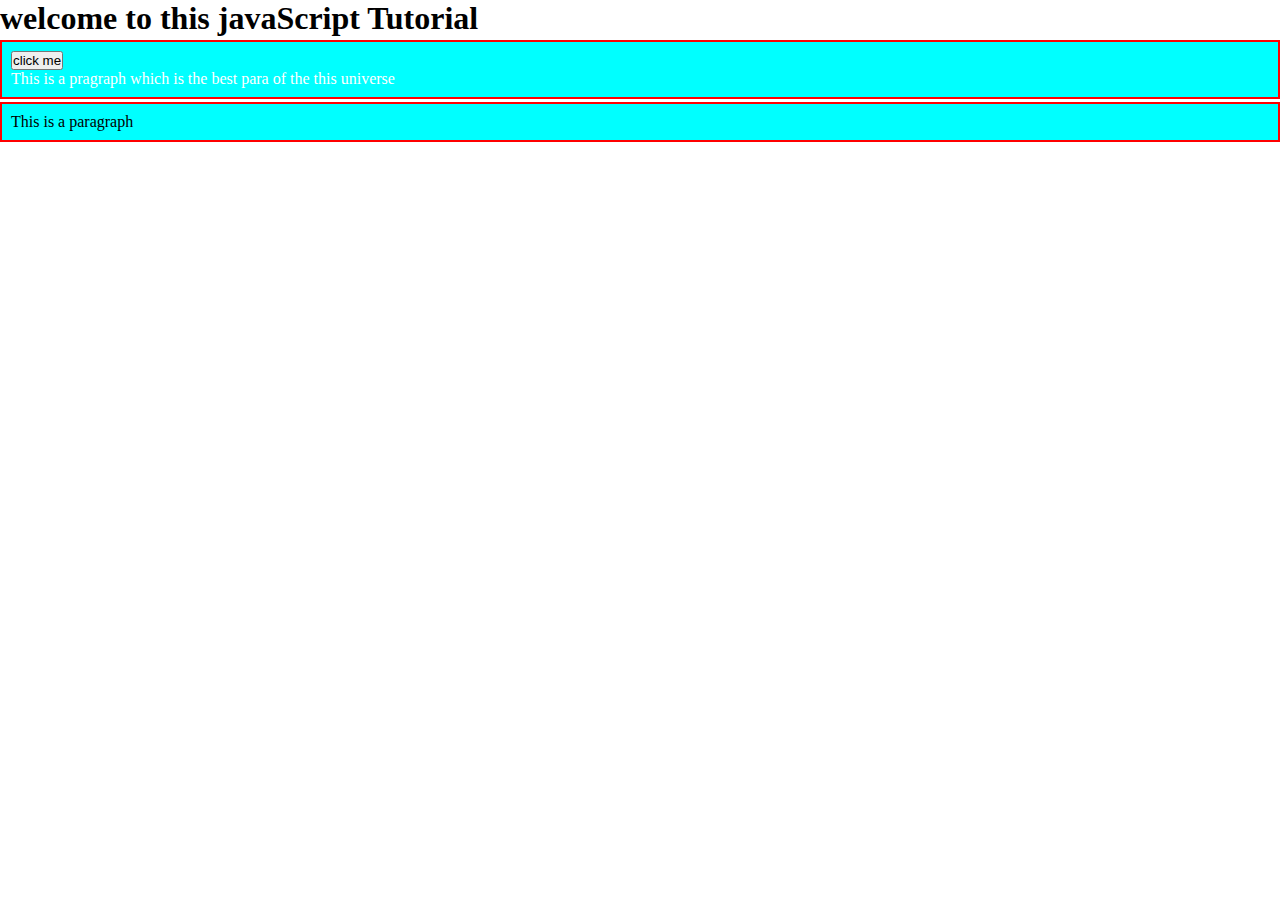
<file: javascript/index.html>
<!DOCTYPE html>
<html lang="en">
<head>
    <meta charset="UTF-8">
    <meta http-equiv="X-UA-Compatible" content="IE=edge">
    <meta name="viewport" content="width=device-width, initial-scale=1.0">
    <title>JavaScript Tutorial</title>
    <style>
        *{
            margin: 0;
            padding: 0;
        }
        .container{
            border: 2px solid red;
            margin: 3px 0;
            background: cyan;
            padding: 9px;

        }
        .bg-Primary{
            background-color: blueviolet;
        }
        .text-success{
            color:white
        }
    </style>
</head>
<body>
    <h1>welcome to this javaScript Tutorial</h1>
    <div id="firstcontainer" class="container">
        <button id="click" onclick="clicked()">click me</button>
        <p>This is a pragraph which is the best para of the this universe</p>
    </div>
    <div class="container">
        <p>This is a paragraph</p>
    </div>
    <script src="rohit.js"></script>
    </body>
</html>
</file>
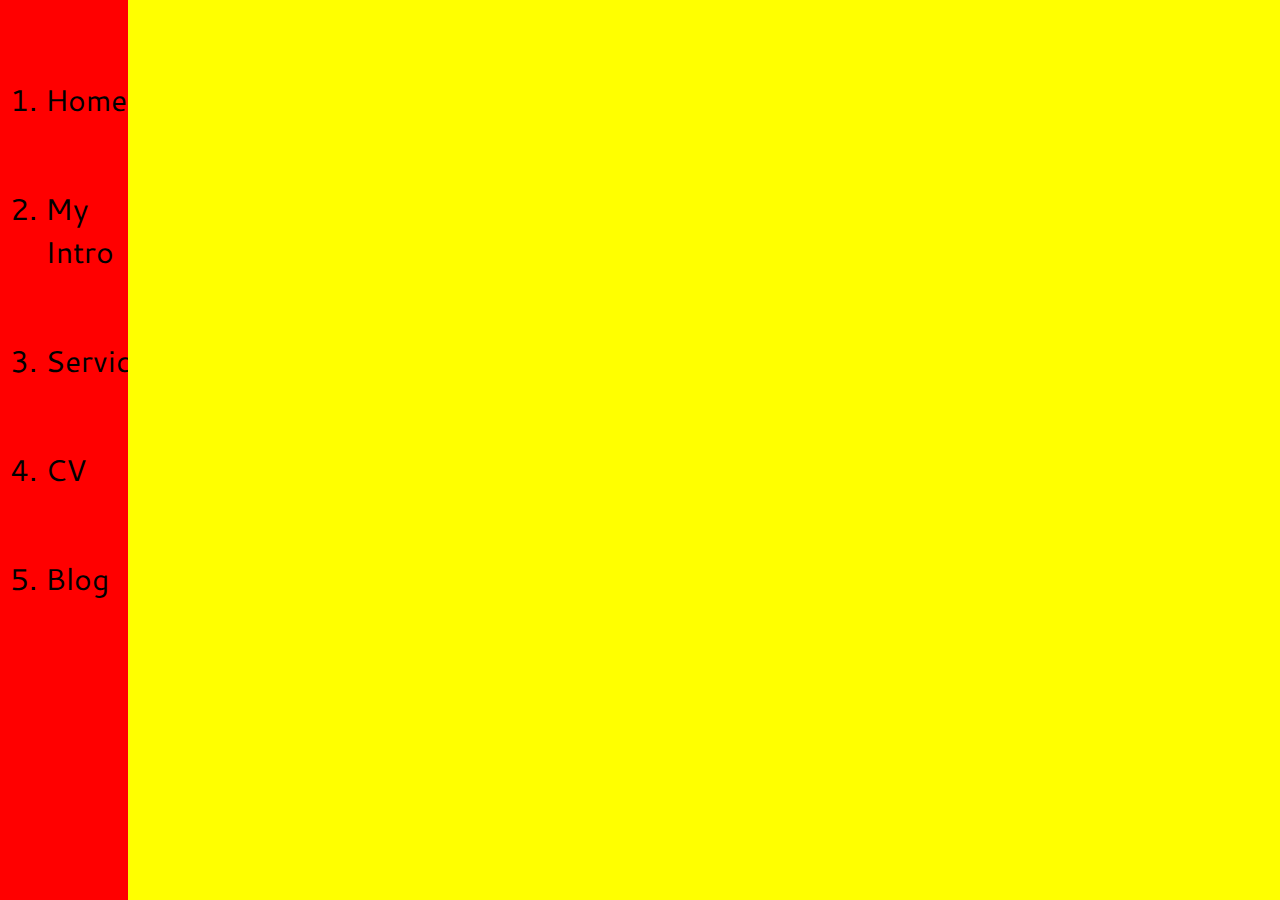
<file: PROTFOLIO WEBSITE/index.html>
<!DOCTYPE html>
<html lang="en">

<head>
    <meta charset="UTF-8">
    <meta http-equiv="X-UA-Compatible" content="IE=edge">
    <meta name="viewport" content="width=device-width, initial-scale=1.0">
    <title>Rohit kumar Web Developer, Programmer, ML Enthusiast</title>
    <link rel="stylesheet" href="styles.css">
</head>

<body>
    <div class="container">
        <div class="sidebar">
            <nav>

                <ul>
                    <li>Home</li>
                    <li>My Intro</li>
                    <li>Services</li>
                    <li>CV</li>
                    <li>Blog</li>

                </ul>
            </nav>
        </div>
        <div class="main">
           <div clsss="infocontainer">

           </div>
        </div>
</div>
</body>

</html>
</file>
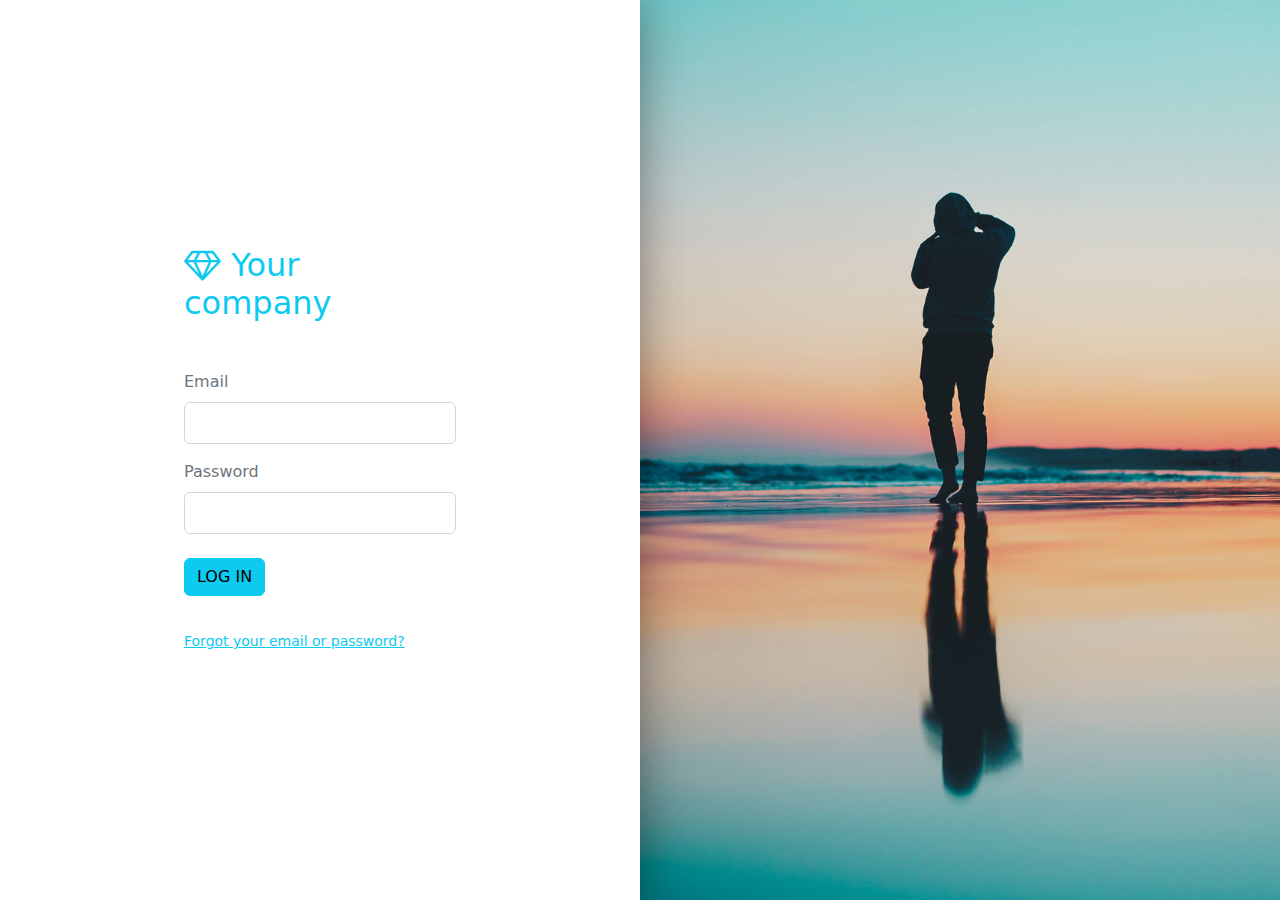
<file: GP/login.html>
<!DOCTYPE html>
<html data-bs-theme="light" lang="en">

<head>
    <meta charset="utf-8">
    <meta name="viewport" content="width=device-width, initial-scale=1.0, shrink-to-fit=no">
    <title>GP</title>
    <link rel="stylesheet" href="assets/bootstrap/css/bootstrap.min.css">
    <link rel="stylesheet" href="https://fonts.googleapis.com/css?family=Roboto:300,400,500,700,900|Roboto+Slab:400,700">
    <link rel="stylesheet" href="https://fonts.googleapis.com/css?family=Actor">
    <link rel="stylesheet" href="assets/css/swiper-icons.css">
    <link rel="stylesheet" href="assets/fonts/font-awesome.min.css">
    <link rel="stylesheet" href="assets/css/-Login-form-Page-BS4--Login-form-Page-BS4.css">
    <link rel="stylesheet" href="assets/css/Animated-Type-Heading-BS5.css">
    <link rel="stylesheet" href="assets/css/btmbar.css">
    <link rel="stylesheet" href="assets/css/Features-Image-icons.css">
    <link rel="stylesheet" href="assets/css/Features-Image-images.css">
    <link rel="stylesheet" href="assets/css/Login-Page-B5.css">
    <link rel="stylesheet" href="assets/css/Profile-Card.css">
    <link rel="stylesheet" href="assets/css/Simple-Slider-swiper-bundle.min.css">
    <link rel="stylesheet" href="assets/css/Simple-Slider.css">
    <link rel="stylesheet" href="assets/css/Table-With-Search-search-table.css">
    <link rel="stylesheet" href="assets/css/Table-With-Search.css">
    <link rel="stylesheet" href="assets/css/Team-with-rotating-cards.css">
</head>

<body>
    <div class="container-fluid">
        <div class="row mh-100vh">
            <div class="col-10 col-sm-8 col-md-6 col-lg-6 offset-1 offset-sm-2 offset-md-3 offset-lg-0 align-self-center d-lg-flex align-items-lg-center align-self-lg-stretch bg-white p-5 rounded rounded-lg-0 my-5 my-lg-0" id="login-block">
                <div class="m-auto w-lg-75 w-xl-50">
                    <h2 class="text-info fw-light mb-5"><i class="fa fa-diamond"></i>&nbsp;Your company</h2>
                    <form>
                        <div class="form-group mb-3"><label class="form-label text-secondary">Email</label><input class="form-control" type="text" required="" pattern="[a-z0-9._%+-]+@[a-z0-9.-]+\.[a-z]{2,15}$" inputmode="email"></div>
                        <div class="form-group mb-3"><label class="form-label text-secondary">Password</label><input class="form-control" type="password" required=""></div><button class="btn btn-info mt-2" type="submit">Log In</button>
                    </form>
                    <p class="mt-3 mb-0"><a class="text-info small" href="#">Forgot your email or password?</a></p>
                </div>
            </div>
            <div class="col-lg-6 d-flex align-items-end" id="bg-block" style="background-image:url(&quot;assets/img/aldain-austria-316143-unsplash.jpg&quot;);background-size:cover;background-position:center center;">
                <p class="ms-auto small text-dark mb-2"><em>&nbsp;</em></p>
            </div>
        </div>
    </div>
    <script src="assets/bootstrap/js/bootstrap.min.js"></script>
    <script src="assets/js/Animated-Type-Heading-BS5-Animated-Type-Heading.js"></script>
    <script src="assets/js/Simple-Slider-swiper-bundle.min.js"></script>
    <script src="assets/js/Simple-Slider.js"></script>
    <script src="assets/js/Table-With-Search-search-table.js"></script>
</body>

</html>
</file>
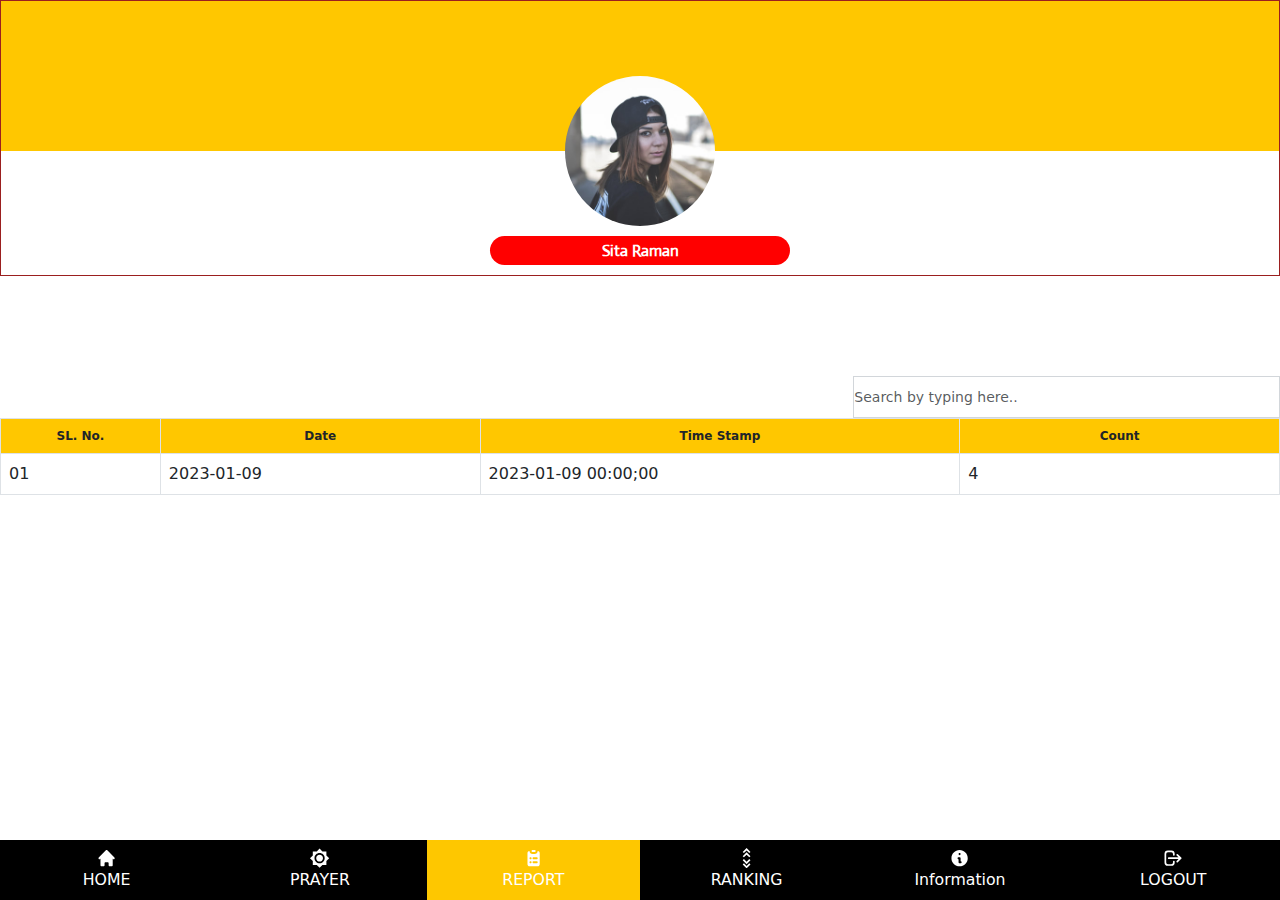
<file: GP/myreport.html>
<!DOCTYPE html>
<html data-bs-theme="light" lang="en">

<head>
    <meta charset="utf-8">
    <meta name="viewport" content="width=device-width, initial-scale=1.0, shrink-to-fit=no">
    <title>GP</title>
    <link rel="stylesheet" href="assets/bootstrap/css/bootstrap.min.css">
    <link rel="stylesheet" href="https://fonts.googleapis.com/css?family=Roboto:300,400,500,700,900|Roboto+Slab:400,700">
    <link rel="stylesheet" href="https://fonts.googleapis.com/css?family=Actor">
    <link rel="stylesheet" href="assets/css/swiper-icons.css">
    <link rel="stylesheet" href="assets/fonts/font-awesome.min.css">
    <link rel="stylesheet" href="assets/css/-Login-form-Page-BS4--Login-form-Page-BS4.css">
    <link rel="stylesheet" href="assets/css/Animated-Type-Heading-BS5.css">
    <link rel="stylesheet" href="assets/css/btmbar.css">
    <link rel="stylesheet" href="assets/css/Features-Image-icons.css">
    <link rel="stylesheet" href="assets/css/Features-Image-images.css">
    <link rel="stylesheet" href="assets/css/Login-Page-B5.css">
    <link rel="stylesheet" href="assets/css/Profile-Card.css">
    <link rel="stylesheet" href="assets/css/Simple-Slider-swiper-bundle.min.css">
    <link rel="stylesheet" href="assets/css/Simple-Slider.css">
    <link rel="stylesheet" href="assets/css/Table-With-Search-search-table.css">
    <link rel="stylesheet" href="assets/css/Table-With-Search.css">
    <link rel="stylesheet" href="assets/css/Team-with-rotating-cards.css">
</head>

<body>
    <div class="profile-card">
        <div class="profile-back" style="background: rgb(255,199,0);"></div><img class="rounded-circle profile-pic" src="assets/img/2.jpg">
        <h3 class="profile-name" style="background: rgb(255,0,0);">Sita Raman</h3>
    </div>
    <div class="col-md-12 search-table-col">
        <div class="form-group pull-right col-lg-4"><input type="text" class="search form-control" placeholder="Search by typing here.."></div><span class="counter pull-right"></span>
        <div class="table-responsive table table-hover table-bordered results">
            <table class="table table-hover table-bordered">
                <thead class="bill-header cs">
                    <tr>
                        <th id="trs-hd-1" class="col-lg-1" style="background: rgb(255,199,0);">SL. No.</th>
                        <th id="trs-hd-2" class="col-lg-2" style="background: rgb(255,199,0);">Date</th>
                        <th id="trs-hd-3" class="col-lg-3" style="background: rgb(255,199,0);">Time Stamp</th>
                        <th id="trs-hd-4" class="col-lg-2" style="background: rgb(255,199,0);">Count</th>
                    </tr>
                </thead>
                <tbody>
                    <tr class="warning no-result">
                        <td colspan="12"><i class="fa fa-warning"></i>&nbsp; No Result !!!</td>
                    </tr>
                    <tr>
                        <td>01</td>
                        <td>2023-01-09</td>
                        <td>2023-01-09 00:00;00</td>
                        <td>4</td>
                    </tr>
                </tbody>
            </table>
        </div>
    </div>
    <div id="nav-wrapper" class="fixed-bottom" style="height: 60px;max-height: 20%;width: 100%;max-width: 100%;padding-bottom: 0;margin-bottom: 0;position: fixed;display: grid;overflow: hidden;font-size: 15px;">
        <ul class="nav nav-justified text-info" id="navbar" style="background: var(--purple);color: var(--light);width: 100%;max-width: 100%;height: 100%;max-height: 100%;padding-bottom: 0;position: relative;">
            <li class="nav-item d-flex d-sm-flex justify-content-center justify-content-sm-center" id="navlink-1" style="$nav-link-transition: color .15s ease-in-out, background-color .15s ease-in-out, border-color .15s ease-in-out;background: #000000;width: 100%;height: 100%;box-shadow: 0px 0px;"><a class="nav-link active d-flex flex-column-reverse align-items-center align-items-sm-center align-items-md-center align-items-lg-center" href="index.html" style="color: white;/*transition: color .15s ease-in-out, background-color .15s ease-in-out, border-color .15s ease-in-out;*//*width: auto;*/font-size: 105%;height: 100%;box-shadow: 0px 0px;">HOME<svg xmlns="http://www.w3.org/2000/svg" width="1em" height="1em" viewBox="0 0 20 20" fill="none" style="font-size: 160%;">
                        <path d="M10.7071 2.29289C10.3166 1.90237 9.68342 1.90237 9.29289 2.29289L2.29289 9.29289C1.90237 9.68342 1.90237 10.3166 2.29289 10.7071C2.68342 11.0976 3.31658 11.0976 3.70711 10.7071L4 10.4142V17C4 17.5523 4.44772 18 5 18H7C7.55228 18 8 17.5523 8 17V15C8 14.4477 8.44772 14 9 14H11C11.5523 14 12 14.4477 12 15V17C12 17.5523 12.4477 18 13 18H15C15.5523 18 16 17.5523 16 17V10.4142L16.2929 10.7071C16.6834 11.0976 17.3166 11.0976 17.7071 10.7071C18.0976 10.3166 18.0976 9.68342 17.7071 9.29289L10.7071 2.29289Z" fill="currentColor"></path>
                    </svg></a></li>
            <li class="nav-item d-flex d-sm-flex justify-content-center justify-content-sm-center" id="navlink-2" style="$nav-link-transition: color .15s ease-in-out, background-color .15s ease-in-out, border-color .15s ease-in-out;background: #000000;width: 100%;height: 100%;"><a class="nav-link active d-flex flex-column-reverse align-items-center align-items-sm-center align-items-md-center align-items-lg-center" href="prayer.html" style="color: white;transition: color .15s ease-in-out, background-color .15s ease-in-out, border-color .15s ease-in-out;/*width: 75px;*/font-size: 105%;">PRAYER<svg xmlns="http://www.w3.org/2000/svg" height="1em" viewBox="0 0 24 24" width="1em" fill="currentColor" class="d-flex" style="font-size: 160%;">
                        <path d="M0 0h24v24H0z" fill="none"></path>
                        <path d="M20 8.69V4h-4.69L12 .69 8.69 4H4v4.69L.69 12 4 15.31V20h4.69L12 23.31 15.31 20H20v-4.69L23.31 12 20 8.69zM12 18c-3.31 0-6-2.69-6-6s2.69-6 6-6 6 2.69 6 6-2.69 6-6 6zm0-10c-2.21 0-4 1.79-4 4s1.79 4 4 4 4-1.79 4-4-1.79-4-4-4z"></path>
                    </svg></a></li>
            <li class="nav-item d-flex d-sm-flex justify-content-center justify-content-sm-center" id="navlink-4" style="$nav-link-transition: color .15s ease-in-out, background-color .15s ease-in-out, border-color .15s ease-in-out;background: #000000;width: 100%;height: 100%;"><a class="nav-link active d-flex flex-column-reverse align-items-center align-items-sm-center align-items-md-center align-items-lg-center" href="myreport.html" style="color: white;transition: color .15s ease-in-out, background-color .15s ease-in-out, border-color .15s ease-in-out;width: 100%;font-size: 105%;background: rgb(254,199,0);">REPORT<svg xmlns="http://www.w3.org/2000/svg" width="1em" height="1em" viewBox="0 0 20 20" fill="none" class="d-flex d-lg-flex justify-content-lg-center" style="font-size: 160%;">
                        <path d="M9 2C8.44772 2 8 2.44772 8 3C8 3.55228 8.44772 4 9 4H11C11.5523 4 12 3.55228 12 3C12 2.44772 11.5523 2 11 2H9Z" fill="currentColor"></path>
                        <path fill-rule="evenodd" clip-rule="evenodd" d="M4 5C4 3.89543 4.89543 3 6 3C6 4.65685 7.34315 6 9 6H11C12.6569 6 14 4.65685 14 3C15.1046 3 16 3.89543 16 5V16C16 17.1046 15.1046 18 14 18H6C4.89543 18 4 17.1046 4 16V5ZM7 9C6.44772 9 6 9.44772 6 10C6 10.5523 6.44772 11 7 11H7.01C7.56228 11 8.01 10.5523 8.01 10C8.01 9.44772 7.56228 9 7.01 9H7ZM10 9C9.44772 9 9 9.44772 9 10C9 10.5523 9.44772 11 10 11H13C13.5523 11 14 10.5523 14 10C14 9.44772 13.5523 9 13 9H10ZM7 13C6.44772 13 6 13.4477 6 14C6 14.5523 6.44772 15 7 15H7.01C7.56228 15 8.01 14.5523 8.01 14C8.01 13.4477 7.56228 13 7.01 13H7ZM10 13C9.44772 13 9 13.4477 9 14C9 14.5523 9.44772 15 10 15H13C13.5523 15 14 14.5523 14 14C14 13.4477 13.5523 13 13 13H10Z" fill="currentColor"></path>
                    </svg></a></li>
            <li class="nav-item d-flex d-sm-flex justify-content-center justify-content-sm-center" id="navlink-6" style="$nav-link-transition: color .15s ease-in-out, background-color .15s ease-in-out, border-color .15s ease-in-out;background: var(--bs-black);width: 100%;height: 100%;"><a class="nav-link active d-flex flex-column-reverse align-items-center align-items-sm-center align-items-md-center align-items-lg-center" href="ranking.html" style="color: white;transition: color .15s ease-in-out, background-color .15s ease-in-out, border-color .15s ease-in-out;width: 100%;font-size: 105%;">RANKING<svg xmlns="http://www.w3.org/2000/svg" enable-background="new 0 0 24 24" height="1em" viewBox="0 0 24 24" width="1em" fill="currentColor" class="d-flex" style="font-size: 160%;">
                        <g>
                            <rect fill="none" height="24" width="24"></rect>
                        </g>
                        <g>
                            <g>
                                <g>
                                    <path d="M12,7.83L15.17,11l1.41-1.41L12,5L7.41,9.59L8.83,11L12,7.83z M12,2.83L15.17,6l1.41-1.41L12,0L7.41,4.59L8.83,6L12,2.83 z M12,21.17L8.83,18l-1.41,1.41L12,24l4.59-4.59L15.17,18L12,21.17z M12,16.17L8.83,13l-1.41,1.41L12,19l4.59-4.59L15.17,13 L12,16.17z"></path>
                                </g>
                            </g>
                        </g>
                    </svg></a></li>
            <li class="nav-item d-flex d-sm-flex justify-content-center justify-content-sm-center" id="navlink-5" style="$nav-link-transition: color .15s ease-in-out, background-color .15s ease-in-out, border-color .15s ease-in-out;background: var(--bs-black);border-style: hidden;border-color: rgb(0,0,0);width: 100%;height: 100%;"><a class="nav-link active d-flex flex-column-reverse align-items-center align-items-sm-center align-items-md-center align-items-lg-center" href="information.html" style="color: white;transition: color .15s ease-in-out, background-color .15s ease-in-out, border-color .15s ease-in-out;width: 100%;font-size: 105%;">Information<br><svg xmlns="http://www.w3.org/2000/svg" width="1em" height="1em" viewBox="0 0 20 20" fill="none" class="d-flex" style="font-size: 160%;">

                        <path fill-rule="evenodd" clip-rule="evenodd" d="M18 10C18 14.4183 14.4183 18 10 18C5.58172 18 2 14.4183 2 10C2 5.58172 5.58172 2 10 2C14.4183 2 18 5.58172 18 10ZM11 6C11 6.55228 10.5523 7 10 7C9.44772 7 9 6.55228 9 6C9 5.44772 9.44772 5 10 5C10.5523 5 11 5.44772 11 6ZM9 9C8.44772 9 8 9.44772 8 10C8 10.5523 8.44772 11 9 11V14C9 14.5523 9.44772 15 10 15H11C11.5523 15 12 14.5523 12 14C12 13.4477 11.5523 13 11 13V10C11 9.44772 10.5523 9 10 9H9Z" fill="currentColor"></path>
                    </svg></a></li>
            <li class="nav-item d-flex d-sm-flex justify-content-center justify-content-sm-center" id="navlink-7" style="$nav-link-transition: color .15s ease-in-out, background-color .15s ease-in-out, border-color .15s ease-in-out;background: var(--bs-black);width: 100%;height: 100%;"><a class="nav-link active d-flex flex-column-reverse align-items-center align-items-sm-center align-items-md-center align-items-lg-center" href="#" style="color: white;transition: color .15s ease-in-out, background-color .15s ease-in-out, border-color .15s ease-in-out;width: 100%;font-size: 105%;">LOGOUT<svg xmlns="http://www.w3.org/2000/svg" width="1em" height="1em" viewBox="0 0 24 24" fill="none" class="d-flex" style="font-size: 30px;">
                        <path d="M17 16L21 12M21 12L17 8M21 12L7 12M13 16V17C13 18.6569 11.6569 20 10 20H6C4.34315 20 3 18.6569 3 17V7C3 5.34315 4.34315 4 6 4H10C11.6569 4 13 5.34315 13 7V8" stroke="currentColor" stroke-width="2" stroke-linecap="round" stroke-linejoin="round"></path>
                    </svg></a></li>
        </ul>
    </div>
    <script src="assets/bootstrap/js/bootstrap.min.js"></script>
    <script src="assets/js/Animated-Type-Heading-BS5-Animated-Type-Heading.js"></script>
    <script src="assets/js/Simple-Slider-swiper-bundle.min.js"></script>
    <script src="assets/js/Simple-Slider.js"></script>
    <script src="assets/js/Table-With-Search-search-table.js"></script>
</body>

</html>
</file>
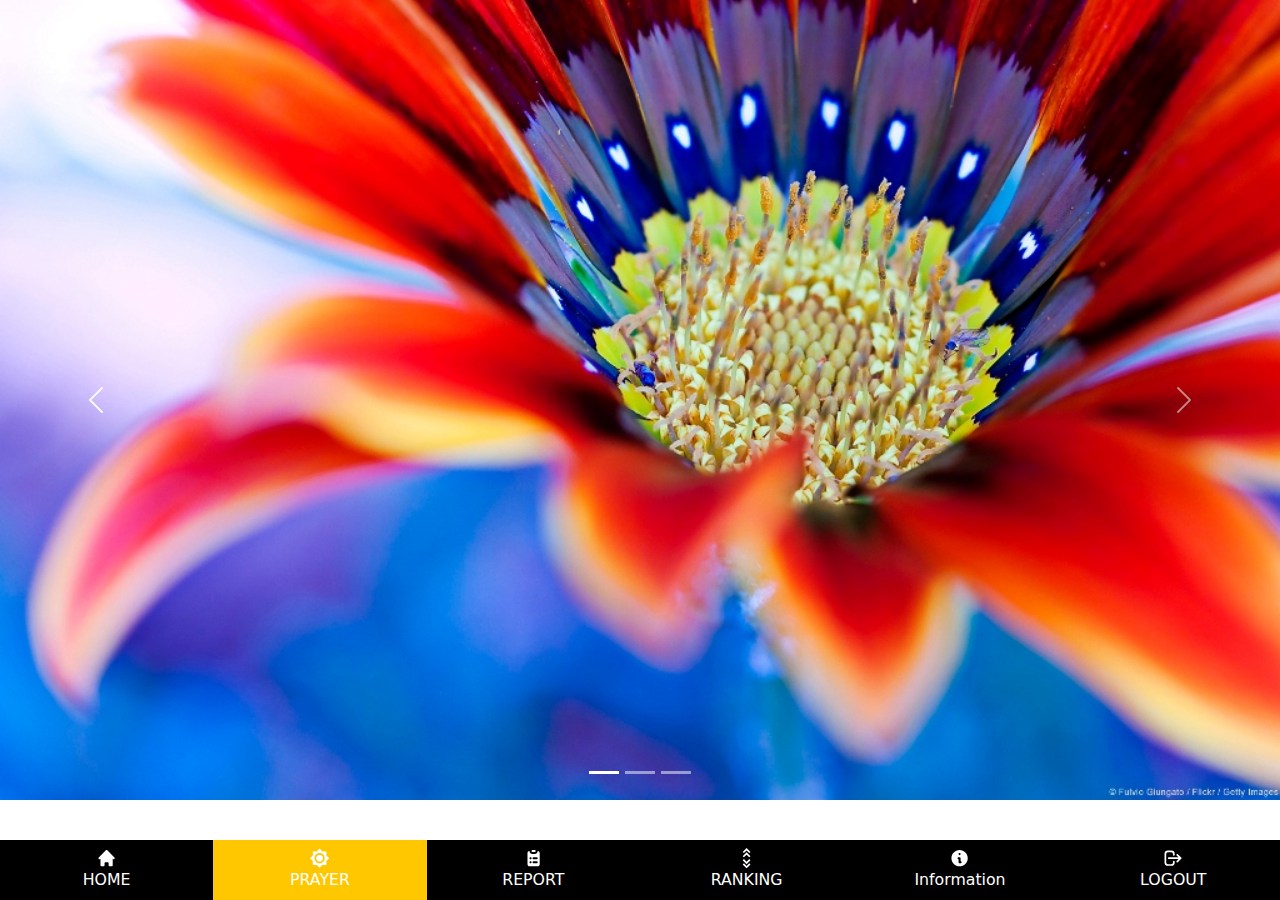
<file: GP/prayer.html>
<!DOCTYPE html>
<html data-bs-theme="light" lang="en">

<head>
    <meta charset="utf-8">
    <meta name="viewport" content="width=device-width, initial-scale=1.0, shrink-to-fit=no">
    <title>GP</title>
    <link rel="stylesheet" href="assets/bootstrap/css/bootstrap.min.css">
    <link rel="stylesheet" href="https://fonts.googleapis.com/css?family=Roboto:300,400,500,700,900|Roboto+Slab:400,700">
    <link rel="stylesheet" href="https://fonts.googleapis.com/css?family=Actor">
    <link rel="stylesheet" href="assets/css/swiper-icons.css">
    <link rel="stylesheet" href="assets/css/-Login-form-Page-BS4--Login-form-Page-BS4.css">
    <link rel="stylesheet" href="assets/css/Animated-Type-Heading-BS5.css">
    <link rel="stylesheet" href="assets/css/btmbar.css">
    <link rel="stylesheet" href="assets/css/Features-Image-icons.css">
    <link rel="stylesheet" href="assets/css/Features-Image-images.css">
    <link rel="stylesheet" href="assets/css/Login-Page-B5.css">
    <link rel="stylesheet" href="assets/css/Profile-Card.css">
    <link rel="stylesheet" href="assets/css/Simple-Slider-swiper-bundle.min.css">
    <link rel="stylesheet" href="assets/css/Simple-Slider.css">
    <link rel="stylesheet" href="assets/css/Table-With-Search-search-table.css">
    <link rel="stylesheet" href="assets/css/Table-With-Search.css">
    <link rel="stylesheet" href="assets/css/Team-with-rotating-cards.css">
</head>

<body>
    <div class="simple-slider">
        <div class="swiper-container">
            <div class="swiper-wrapper"></div>
            <div class="swiper-pagination"></div>
            <div class="swiper-button-prev"></div>
            <div class="swiper-button-next"></div>
        </div>
    </div>
    <div class="carousel slide" data-bs-ride="carousel" id="carousel-1">
        <div class="carousel-inner">
            <div class="carousel-item active"><img class="w-100 d-block" src="assets/img/img_001.jpg" alt="Slide Image"></div>
            <div class="carousel-item"><img class="w-100 d-block" src="assets/img/img_002.jpg" alt="Slide Image"></div>
            <div class="carousel-item"><img class="w-100 d-block" src="assets/img/img_003.jpg" alt="Slide Image"></div>
        </div>
        <div><a class="carousel-control-prev" href="#carousel-1" role="button" data-bs-slide="prev"><span class="carousel-control-prev-icon"></span><span class="visually-hidden">Previous</span></a><a class="carousel-control-next" href="#carousel-1" role="button" data-bs-slide="next"><span class="carousel-control-next-icon"></span><span class="visually-hidden">Next</span></a></div>
        <div class="carousel-indicators"><button type="button" data-bs-target="#carousel-1" data-bs-slide-to="0" class="active"></button> <button type="button" data-bs-target="#carousel-1" data-bs-slide-to="1"></button> <button type="button" data-bs-target="#carousel-1" data-bs-slide-to="2"></button></div>
    </div>
    <div id="nav-wrapper" class="fixed-bottom" style="height: 60px;max-height: 20%;width: 100%;max-width: 100%;padding-bottom: 0;margin-bottom: 0;position: fixed;display: grid;overflow: hidden;font-size: 15px;">
        <ul class="nav nav-justified text-info" id="navbar" style="background: var(--purple);color: var(--light);width: 100%;max-width: 100%;height: 100%;max-height: 100%;padding-bottom: 0;position: relative;">
            <li class="nav-item d-flex d-sm-flex justify-content-center justify-content-sm-center" id="navlink-1" style="$nav-link-transition: color .15s ease-in-out, background-color .15s ease-in-out, border-color .15s ease-in-out;background: #000000;width: 100%;height: 100%;box-shadow: 0px 0px;"><a class="nav-link active d-flex flex-column-reverse align-items-center align-items-sm-center align-items-md-center align-items-lg-center" href="index.html" style="color: white;/*transition: color .15s ease-in-out, background-color .15s ease-in-out, border-color .15s ease-in-out;*//*width: auto;*/font-size: 105%;height: 100%;box-shadow: 0px 0px;">HOME<svg xmlns="http://www.w3.org/2000/svg" width="1em" height="1em" viewBox="0 0 20 20" fill="none" style="font-size: 160%;">
                        <path d="M10.7071 2.29289C10.3166 1.90237 9.68342 1.90237 9.29289 2.29289L2.29289 9.29289C1.90237 9.68342 1.90237 10.3166 2.29289 10.7071C2.68342 11.0976 3.31658 11.0976 3.70711 10.7071L4 10.4142V17C4 17.5523 4.44772 18 5 18H7C7.55228 18 8 17.5523 8 17V15C8 14.4477 8.44772 14 9 14H11C11.5523 14 12 14.4477 12 15V17C12 17.5523 12.4477 18 13 18H15C15.5523 18 16 17.5523 16 17V10.4142L16.2929 10.7071C16.6834 11.0976 17.3166 11.0976 17.7071 10.7071C18.0976 10.3166 18.0976 9.68342 17.7071 9.29289L10.7071 2.29289Z" fill="currentColor"></path>
                    </svg></a></li>
            <li class="nav-item d-flex d-sm-flex justify-content-center justify-content-sm-center" id="navlink-2" style="$nav-link-transition: color .15s ease-in-out, background-color .15s ease-in-out, border-color .15s ease-in-out;background: #000000;width: 100%;height: 100%;"><a class="nav-link active d-flex flex-column-reverse align-items-center align-items-sm-center align-items-md-center align-items-lg-center" href="prayer.html" style="color: white;transition: color .15s ease-in-out, background-color .15s ease-in-out, border-color .15s ease-in-out;/*width: 75px;*/font-size: 105%;background: rgb(254,199,0);">PRAYER<svg xmlns="http://www.w3.org/2000/svg" height="1em" viewBox="0 0 24 24" width="1em" fill="currentColor" class="d-flex" style="font-size: 160%;">
                        <path d="M0 0h24v24H0z" fill="none"></path>
                        <path d="M20 8.69V4h-4.69L12 .69 8.69 4H4v4.69L.69 12 4 15.31V20h4.69L12 23.31 15.31 20H20v-4.69L23.31 12 20 8.69zM12 18c-3.31 0-6-2.69-6-6s2.69-6 6-6 6 2.69 6 6-2.69 6-6 6zm0-10c-2.21 0-4 1.79-4 4s1.79 4 4 4 4-1.79 4-4-1.79-4-4-4z"></path>
                    </svg></a></li>
            <li class="nav-item d-flex d-sm-flex justify-content-center justify-content-sm-center" id="navlink-4" style="$nav-link-transition: color .15s ease-in-out, background-color .15s ease-in-out, border-color .15s ease-in-out;background: #000000;width: 100%;height: 100%;"><a class="nav-link active d-flex flex-column-reverse align-items-center align-items-sm-center align-items-md-center align-items-lg-center" href="myreport.html" style="color: white;transition: color .15s ease-in-out, background-color .15s ease-in-out, border-color .15s ease-in-out;width: 100%;font-size: 105%;">REPORT<svg xmlns="http://www.w3.org/2000/svg" width="1em" height="1em" viewBox="0 0 20 20" fill="none" class="d-flex d-lg-flex justify-content-lg-center" style="font-size: 160%;">
                        <path d="M9 2C8.44772 2 8 2.44772 8 3C8 3.55228 8.44772 4 9 4H11C11.5523 4 12 3.55228 12 3C12 2.44772 11.5523 2 11 2H9Z" fill="currentColor"></path>
                        <path fill-rule="evenodd" clip-rule="evenodd" d="M4 5C4 3.89543 4.89543 3 6 3C6 4.65685 7.34315 6 9 6H11C12.6569 6 14 4.65685 14 3C15.1046 3 16 3.89543 16 5V16C16 17.1046 15.1046 18 14 18H6C4.89543 18 4 17.1046 4 16V5ZM7 9C6.44772 9 6 9.44772 6 10C6 10.5523 6.44772 11 7 11H7.01C7.56228 11 8.01 10.5523 8.01 10C8.01 9.44772 7.56228 9 7.01 9H7ZM10 9C9.44772 9 9 9.44772 9 10C9 10.5523 9.44772 11 10 11H13C13.5523 11 14 10.5523 14 10C14 9.44772 13.5523 9 13 9H10ZM7 13C6.44772 13 6 13.4477 6 14C6 14.5523 6.44772 15 7 15H7.01C7.56228 15 8.01 14.5523 8.01 14C8.01 13.4477 7.56228 13 7.01 13H7ZM10 13C9.44772 13 9 13.4477 9 14C9 14.5523 9.44772 15 10 15H13C13.5523 15 14 14.5523 14 14C14 13.4477 13.5523 13 13 13H10Z" fill="currentColor"></path>
                    </svg></a></li>
            <li class="nav-item d-flex d-sm-flex justify-content-center justify-content-sm-center" id="navlink-6" style="$nav-link-transition: color .15s ease-in-out, background-color .15s ease-in-out, border-color .15s ease-in-out;background: var(--bs-black);width: 100%;height: 100%;"><a class="nav-link active d-flex flex-column-reverse align-items-center align-items-sm-center align-items-md-center align-items-lg-center" href="ranking.html" style="color: white;transition: color .15s ease-in-out, background-color .15s ease-in-out, border-color .15s ease-in-out;width: 100%;font-size: 105%;">RANKING<svg xmlns="http://www.w3.org/2000/svg" enable-background="new 0 0 24 24" height="1em" viewBox="0 0 24 24" width="1em" fill="currentColor" class="d-flex" style="font-size: 160%;">
                        <g>
                            <rect fill="none" height="24" width="24"></rect>
                        </g>
                        <g>
                            <g>
                                <g>
                                    <path d="M12,7.83L15.17,11l1.41-1.41L12,5L7.41,9.59L8.83,11L12,7.83z M12,2.83L15.17,6l1.41-1.41L12,0L7.41,4.59L8.83,6L12,2.83 z M12,21.17L8.83,18l-1.41,1.41L12,24l4.59-4.59L15.17,18L12,21.17z M12,16.17L8.83,13l-1.41,1.41L12,19l4.59-4.59L15.17,13 L12,16.17z"></path>
                                </g>
                            </g>
                        </g>
                    </svg></a></li>
            <li class="nav-item d-flex d-sm-flex justify-content-center justify-content-sm-center" id="navlink-5" style="$nav-link-transition: color .15s ease-in-out, background-color .15s ease-in-out, border-color .15s ease-in-out;background: var(--bs-black);border-style: hidden;border-color: rgb(0,0,0);width: 100%;height: 100%;"><a class="nav-link active d-flex flex-column-reverse align-items-center align-items-sm-center align-items-md-center align-items-lg-center" href="information.html" style="color: white;transition: color .15s ease-in-out, background-color .15s ease-in-out, border-color .15s ease-in-out;width: 100%;font-size: 105%;">Information<br><svg xmlns="http://www.w3.org/2000/svg" width="1em" height="1em" viewBox="0 0 20 20" fill="none" class="d-flex" style="font-size: 160%;">

                        <path fill-rule="evenodd" clip-rule="evenodd" d="M18 10C18 14.4183 14.4183 18 10 18C5.58172 18 2 14.4183 2 10C2 5.58172 5.58172 2 10 2C14.4183 2 18 5.58172 18 10ZM11 6C11 6.55228 10.5523 7 10 7C9.44772 7 9 6.55228 9 6C9 5.44772 9.44772 5 10 5C10.5523 5 11 5.44772 11 6ZM9 9C8.44772 9 8 9.44772 8 10C8 10.5523 8.44772 11 9 11V14C9 14.5523 9.44772 15 10 15H11C11.5523 15 12 14.5523 12 14C12 13.4477 11.5523 13 11 13V10C11 9.44772 10.5523 9 10 9H9Z" fill="currentColor"></path>
                    </svg></a></li>
            <li class="nav-item d-flex d-sm-flex justify-content-center justify-content-sm-center" id="navlink-7" style="$nav-link-transition: color .15s ease-in-out, background-color .15s ease-in-out, border-color .15s ease-in-out;background: var(--bs-black);width: 100%;height: 100%;"><a class="nav-link active d-flex flex-column-reverse align-items-center align-items-sm-center align-items-md-center align-items-lg-center" href="#" style="color: white;transition: color .15s ease-in-out, background-color .15s ease-in-out, border-color .15s ease-in-out;width: 100%;font-size: 105%;">LOGOUT<svg xmlns="http://www.w3.org/2000/svg" width="1em" height="1em" viewBox="0 0 24 24" fill="none" class="d-flex" style="font-size: 30px;">
                        <path d="M17 16L21 12M21 12L17 8M21 12L7 12M13 16V17C13 18.6569 11.6569 20 10 20H6C4.34315 20 3 18.6569 3 17V7C3 5.34315 4.34315 4 6 4H10C11.6569 4 13 5.34315 13 7V8" stroke="currentColor" stroke-width="2" stroke-linecap="round" stroke-linejoin="round"></path>
                    </svg></a></li>
        </ul>
    </div>
    <script src="assets/bootstrap/js/bootstrap.min.js"></script>
    <script src="assets/js/Animated-Type-Heading-BS5-Animated-Type-Heading.js"></script>
    <script src="assets/js/Simple-Slider-swiper-bundle.min.js"></script>
    <script src="assets/js/Simple-Slider.js"></script>
    <script src="assets/js/Table-With-Search-search-table.js"></script>
</body>

</html>
</file>
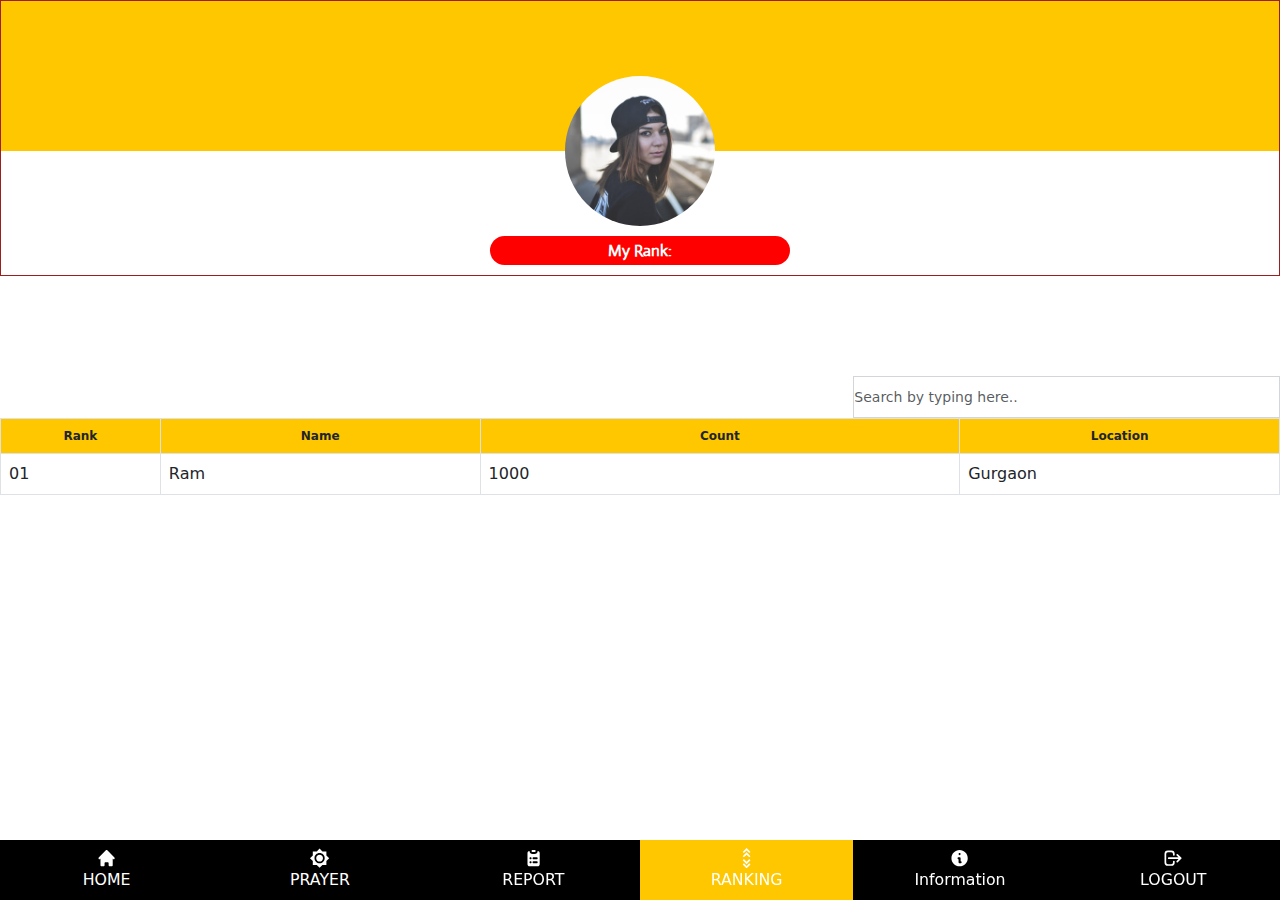
<file: GP/ranking.html>
<!DOCTYPE html>
<html data-bs-theme="light" lang="en">

<head>
    <meta charset="utf-8">
    <meta name="viewport" content="width=device-width, initial-scale=1.0, shrink-to-fit=no">
    <title>GP</title>
    <link rel="stylesheet" href="assets/bootstrap/css/bootstrap.min.css">
    <link rel="stylesheet" href="https://fonts.googleapis.com/css?family=Roboto:300,400,500,700,900|Roboto+Slab:400,700">
    <link rel="stylesheet" href="https://fonts.googleapis.com/css?family=Actor">
    <link rel="stylesheet" href="assets/css/swiper-icons.css">
    <link rel="stylesheet" href="assets/fonts/font-awesome.min.css">
    <link rel="stylesheet" href="assets/css/-Login-form-Page-BS4--Login-form-Page-BS4.css">
    <link rel="stylesheet" href="assets/css/Animated-Type-Heading-BS5.css">
    <link rel="stylesheet" href="assets/css/btmbar.css">
    <link rel="stylesheet" href="assets/css/Features-Image-icons.css">
    <link rel="stylesheet" href="assets/css/Features-Image-images.css">
    <link rel="stylesheet" href="assets/css/Login-Page-B5.css">
    <link rel="stylesheet" href="assets/css/Profile-Card.css">
    <link rel="stylesheet" href="assets/css/Simple-Slider-swiper-bundle.min.css">
    <link rel="stylesheet" href="assets/css/Simple-Slider.css">
    <link rel="stylesheet" href="assets/css/Table-With-Search-search-table.css">
    <link rel="stylesheet" href="assets/css/Table-With-Search.css">
    <link rel="stylesheet" href="assets/css/Team-with-rotating-cards.css">
</head>

<body>
    <div class="profile-card">
        <div class="profile-back" style="background: rgb(254,199,0);"></div><img class="rounded-circle profile-pic" src="assets/img/2.jpg">
        <h3 class="profile-name" style="background: rgb(255,0,0);">My Rank:</h3>
    </div>
    <div class="col-md-12 search-table-col">
        <div class="form-group pull-right col-lg-4"><input type="text" class="search form-control" placeholder="Search by typing here.."></div><span class="counter pull-right"></span>
        <div class="table-responsive table table-hover table-bordered results">
            <table class="table table-hover table-bordered">
                <thead class="bill-header cs">
                    <tr>
                        <th id="trs-hd-1" class="col-lg-1" style="background: rgb(254,199,0);">Rank</th>
                        <th id="trs-hd-2" class="col-lg-2" style="background: rgb(254,199,0);">Name</th>
                        <th id="trs-hd-3" class="col-lg-3" style="background: rgb(254,199,0);">Count</th>
                        <th id="trs-hd-4" class="col-lg-2" style="background: rgb(254,199,0);">Location</th>
                    </tr>
                </thead>
                <tbody>
                    <tr class="warning no-result">
                        <td colspan="12"><i class="fa fa-warning"></i>&nbsp; No Result !!!</td>
                    </tr>
                    <tr>
                        <td>01</td>
                        <td>Ram</td>
                        <td>1000</td>
                        <td>Gurgaon</td>
                    </tr>
                </tbody>
            </table>
        </div>
    </div>
    <div id="nav-wrapper" class="fixed-bottom" style="height: 60px;max-height: 20%;width: 100%;max-width: 100%;padding-bottom: 0;margin-bottom: 0;position: fixed;display: grid;overflow: hidden;font-size: 15px;">
        <ul class="nav nav-justified text-info" id="navbar" style="background: var(--purple);color: var(--light);width: 100%;max-width: 100%;height: 100%;max-height: 100%;padding-bottom: 0;position: relative;">
            <li class="nav-item d-flex d-sm-flex justify-content-center justify-content-sm-center" id="navlink-1" style="$nav-link-transition: color .15s ease-in-out, background-color .15s ease-in-out, border-color .15s ease-in-out;background: #000000;width: 100%;height: 100%;box-shadow: 0px 0px;"><a class="nav-link active d-flex flex-column-reverse align-items-center align-items-sm-center align-items-md-center align-items-lg-center" href="index.html" style="color: white;/*transition: color .15s ease-in-out, background-color .15s ease-in-out, border-color .15s ease-in-out;*//*width: auto;*/font-size: 105%;height: 100%;box-shadow: 0px 0px;">HOME<svg xmlns="http://www.w3.org/2000/svg" width="1em" height="1em" viewBox="0 0 20 20" fill="none" style="font-size: 160%;">
                        <path d="M10.7071 2.29289C10.3166 1.90237 9.68342 1.90237 9.29289 2.29289L2.29289 9.29289C1.90237 9.68342 1.90237 10.3166 2.29289 10.7071C2.68342 11.0976 3.31658 11.0976 3.70711 10.7071L4 10.4142V17C4 17.5523 4.44772 18 5 18H7C7.55228 18 8 17.5523 8 17V15C8 14.4477 8.44772 14 9 14H11C11.5523 14 12 14.4477 12 15V17C12 17.5523 12.4477 18 13 18H15C15.5523 18 16 17.5523 16 17V10.4142L16.2929 10.7071C16.6834 11.0976 17.3166 11.0976 17.7071 10.7071C18.0976 10.3166 18.0976 9.68342 17.7071 9.29289L10.7071 2.29289Z" fill="currentColor"></path>
                    </svg></a></li>
            <li class="nav-item d-flex d-sm-flex justify-content-center justify-content-sm-center" id="navlink-2" style="$nav-link-transition: color .15s ease-in-out, background-color .15s ease-in-out, border-color .15s ease-in-out;background: #000000;width: 100%;height: 100%;"><a class="nav-link active d-flex flex-column-reverse align-items-center align-items-sm-center align-items-md-center align-items-lg-center" href="prayer.html" style="color: white;transition: color .15s ease-in-out, background-color .15s ease-in-out, border-color .15s ease-in-out;/*width: 75px;*/font-size: 105%;">PRAYER<svg xmlns="http://www.w3.org/2000/svg" height="1em" viewBox="0 0 24 24" width="1em" fill="currentColor" class="d-flex" style="font-size: 160%;">
                        <path d="M0 0h24v24H0z" fill="none"></path>
                        <path d="M20 8.69V4h-4.69L12 .69 8.69 4H4v4.69L.69 12 4 15.31V20h4.69L12 23.31 15.31 20H20v-4.69L23.31 12 20 8.69zM12 18c-3.31 0-6-2.69-6-6s2.69-6 6-6 6 2.69 6 6-2.69 6-6 6zm0-10c-2.21 0-4 1.79-4 4s1.79 4 4 4 4-1.79 4-4-1.79-4-4-4z"></path>
                    </svg></a></li>
            <li class="nav-item d-flex d-sm-flex justify-content-center justify-content-sm-center" id="navlink-4" style="$nav-link-transition: color .15s ease-in-out, background-color .15s ease-in-out, border-color .15s ease-in-out;background: #000000;width: 100%;height: 100%;"><a class="nav-link active d-flex flex-column-reverse align-items-center align-items-sm-center align-items-md-center align-items-lg-center" href="myreport.html" style="color: white;transition: color .15s ease-in-out, background-color .15s ease-in-out, border-color .15s ease-in-out;width: 100%;font-size: 105%;">REPORT<svg xmlns="http://www.w3.org/2000/svg" width="1em" height="1em" viewBox="0 0 20 20" fill="none" class="d-flex d-lg-flex justify-content-lg-center" style="font-size: 160%;">
                        <path d="M9 2C8.44772 2 8 2.44772 8 3C8 3.55228 8.44772 4 9 4H11C11.5523 4 12 3.55228 12 3C12 2.44772 11.5523 2 11 2H9Z" fill="currentColor"></path>
                        <path fill-rule="evenodd" clip-rule="evenodd" d="M4 5C4 3.89543 4.89543 3 6 3C6 4.65685 7.34315 6 9 6H11C12.6569 6 14 4.65685 14 3C15.1046 3 16 3.89543 16 5V16C16 17.1046 15.1046 18 14 18H6C4.89543 18 4 17.1046 4 16V5ZM7 9C6.44772 9 6 9.44772 6 10C6 10.5523 6.44772 11 7 11H7.01C7.56228 11 8.01 10.5523 8.01 10C8.01 9.44772 7.56228 9 7.01 9H7ZM10 9C9.44772 9 9 9.44772 9 10C9 10.5523 9.44772 11 10 11H13C13.5523 11 14 10.5523 14 10C14 9.44772 13.5523 9 13 9H10ZM7 13C6.44772 13 6 13.4477 6 14C6 14.5523 6.44772 15 7 15H7.01C7.56228 15 8.01 14.5523 8.01 14C8.01 13.4477 7.56228 13 7.01 13H7ZM10 13C9.44772 13 9 13.4477 9 14C9 14.5523 9.44772 15 10 15H13C13.5523 15 14 14.5523 14 14C14 13.4477 13.5523 13 13 13H10Z" fill="currentColor"></path>
                    </svg></a></li>
            <li class="nav-item d-flex d-sm-flex justify-content-center justify-content-sm-center" id="navlink-6" style="$nav-link-transition: color .15s ease-in-out, background-color .15s ease-in-out, border-color .15s ease-in-out;background: var(--bs-black);width: 100%;height: 100%;"><a class="nav-link active d-flex flex-column-reverse align-items-center align-items-sm-center align-items-md-center align-items-lg-center" href="ranking.html" style="color: white;transition: color .15s ease-in-out, background-color .15s ease-in-out, border-color .15s ease-in-out;width: 100%;font-size: 105%;background: rgb(254,199,0);">RANKING<svg xmlns="http://www.w3.org/2000/svg" enable-background="new 0 0 24 24" height="1em" viewBox="0 0 24 24" width="1em" fill="currentColor" class="d-flex" style="font-size: 160%;">
                        <g>
                            <rect fill="none" height="24" width="24"></rect>
                        </g>
                        <g>
                            <g>
                                <g>
                                    <path d="M12,7.83L15.17,11l1.41-1.41L12,5L7.41,9.59L8.83,11L12,7.83z M12,2.83L15.17,6l1.41-1.41L12,0L7.41,4.59L8.83,6L12,2.83 z M12,21.17L8.83,18l-1.41,1.41L12,24l4.59-4.59L15.17,18L12,21.17z M12,16.17L8.83,13l-1.41,1.41L12,19l4.59-4.59L15.17,13 L12,16.17z"></path>
                                </g>
                            </g>
                        </g>
                    </svg></a></li>
            <li class="nav-item d-flex d-sm-flex justify-content-center justify-content-sm-center" id="navlink-5" style="$nav-link-transition: color .15s ease-in-out, background-color .15s ease-in-out, border-color .15s ease-in-out;background: var(--bs-black);border-style: hidden;border-color: rgb(0,0,0);width: 100%;height: 100%;"><a class="nav-link active d-flex flex-column-reverse align-items-center align-items-sm-center align-items-md-center align-items-lg-center" href="information.html" style="color: white;transition: color .15s ease-in-out, background-color .15s ease-in-out, border-color .15s ease-in-out;width: 100%;font-size: 105%;">Information<br><svg xmlns="http://www.w3.org/2000/svg" width="1em" height="1em" viewBox="0 0 20 20" fill="none" class="d-flex" style="font-size: 160%;">

                        <path fill-rule="evenodd" clip-rule="evenodd" d="M18 10C18 14.4183 14.4183 18 10 18C5.58172 18 2 14.4183 2 10C2 5.58172 5.58172 2 10 2C14.4183 2 18 5.58172 18 10ZM11 6C11 6.55228 10.5523 7 10 7C9.44772 7 9 6.55228 9 6C9 5.44772 9.44772 5 10 5C10.5523 5 11 5.44772 11 6ZM9 9C8.44772 9 8 9.44772 8 10C8 10.5523 8.44772 11 9 11V14C9 14.5523 9.44772 15 10 15H11C11.5523 15 12 14.5523 12 14C12 13.4477 11.5523 13 11 13V10C11 9.44772 10.5523 9 10 9H9Z" fill="currentColor"></path>
                    </svg></a></li>
            <li class="nav-item d-flex d-sm-flex justify-content-center justify-content-sm-center" id="navlink-7" style="$nav-link-transition: color .15s ease-in-out, background-color .15s ease-in-out, border-color .15s ease-in-out;background: var(--bs-black);width: 100%;height: 100%;"><a class="nav-link active d-flex flex-column-reverse align-items-center align-items-sm-center align-items-md-center align-items-lg-center" href="#" style="color: white;transition: color .15s ease-in-out, background-color .15s ease-in-out, border-color .15s ease-in-out;width: 100%;font-size: 105%;">LOGOUT<svg xmlns="http://www.w3.org/2000/svg" width="1em" height="1em" viewBox="0 0 24 24" fill="none" class="d-flex" style="font-size: 30px;">
                        <path d="M17 16L21 12M21 12L17 8M21 12L7 12M13 16V17C13 18.6569 11.6569 20 10 20H6C4.34315 20 3 18.6569 3 17V7C3 5.34315 4.34315 4 6 4H10C11.6569 4 13 5.34315 13 7V8" stroke="currentColor" stroke-width="2" stroke-linecap="round" stroke-linejoin="round"></path>
                    </svg></a></li>
        </ul>
    </div>
    <script src="assets/bootstrap/js/bootstrap.min.js"></script>
    <script src="assets/js/Animated-Type-Heading-BS5-Animated-Type-Heading.js"></script>
    <script src="assets/js/Simple-Slider-swiper-bundle.min.js"></script>
    <script src="assets/js/Simple-Slider.js"></script>
    <script src="assets/js/Table-With-Search-search-table.js"></script>
</body>

</html>
</file>
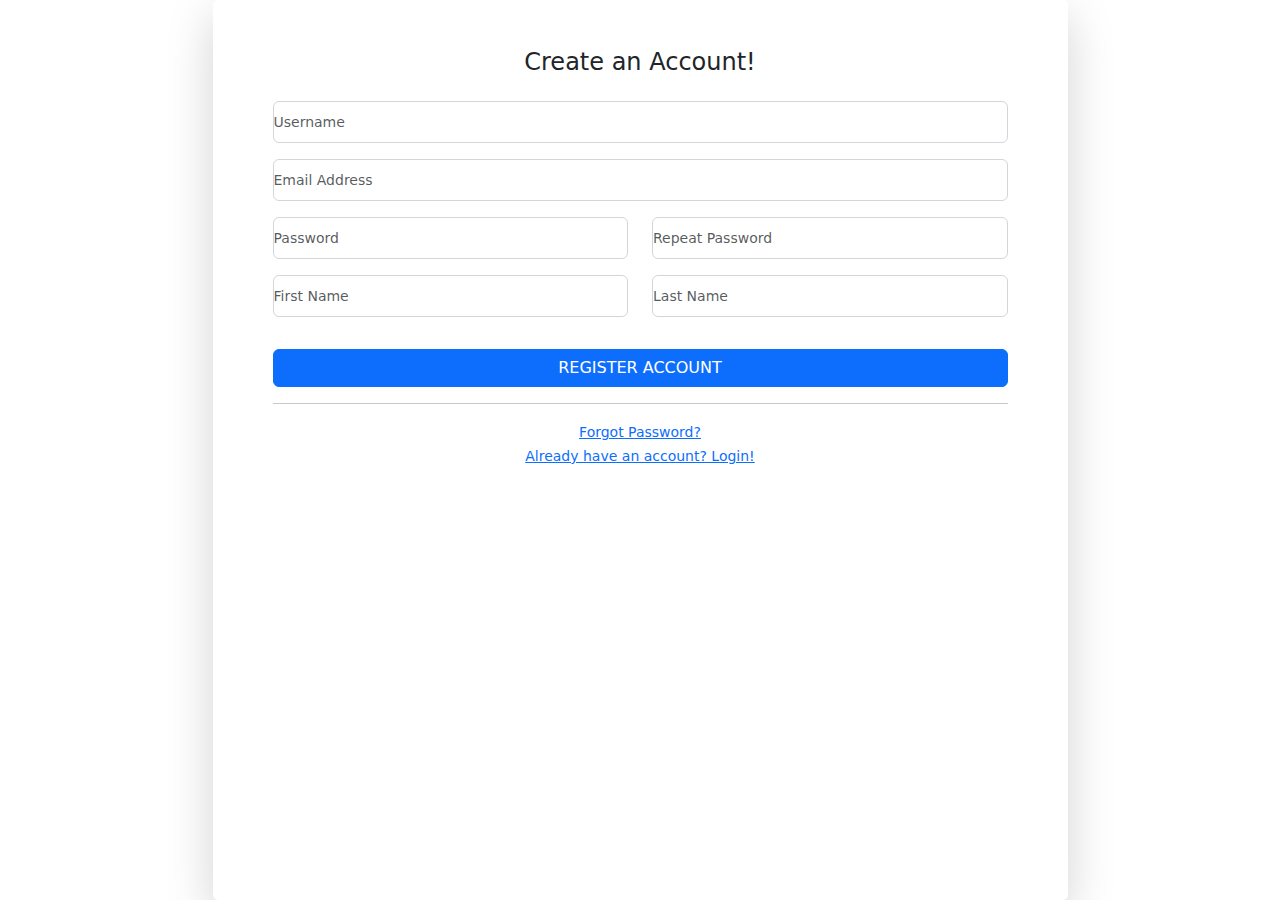
<file: GP/register.html>
<!DOCTYPE html>
<html data-bs-theme="light" lang="en">

<head>
    <meta charset="utf-8">
    <meta name="viewport" content="width=device-width, initial-scale=1.0, shrink-to-fit=no">
    <title>GP</title>
    <link rel="stylesheet" href="assets/bootstrap/css/bootstrap.min.css">
    <link rel="stylesheet" href="https://fonts.googleapis.com/css?family=Roboto:300,400,500,700,900|Roboto+Slab:400,700">
    <link rel="stylesheet" href="https://fonts.googleapis.com/css?family=Actor">
    <link rel="stylesheet" href="assets/css/swiper-icons.css">
    <link rel="stylesheet" href="assets/css/-Login-form-Page-BS4--Login-form-Page-BS4.css">
    <link rel="stylesheet" href="assets/css/Animated-Type-Heading-BS5.css">
    <link rel="stylesheet" href="assets/css/btmbar.css">
    <link rel="stylesheet" href="assets/css/Features-Image-icons.css">
    <link rel="stylesheet" href="assets/css/Features-Image-images.css">
    <link rel="stylesheet" href="assets/css/Login-Page-B5.css">
    <link rel="stylesheet" href="assets/css/Profile-Card.css">
    <link rel="stylesheet" href="assets/css/Simple-Slider-swiper-bundle.min.css">
    <link rel="stylesheet" href="assets/css/Simple-Slider.css">
    <link rel="stylesheet" href="assets/css/Table-With-Search-search-table.css">
    <link rel="stylesheet" href="assets/css/Table-With-Search.css">
    <link rel="stylesheet" href="assets/css/Team-with-rotating-cards.css">
</head>

<body>
    <div class="container" style="position: absolute;left: 0;right: 0;top: 50%;transform: translateY(-50%);-ms-transform: translateY(-50%);-moz-transform: translateY(-50%);-webkit-transform: translateY(-50%);-o-transform: translateY(-50%);height: 100%;">
        <div class="row d-flex d-xl-flex justify-content-center justify-content-xl-center" style="height: 100%;">
            <div class="col-11 col-sm-12 col-lg-10 col-xl-9 col-xxl-7 bg-white shadow-lg" style="border-radius: 5px;">
                <div class="p-5">
                    <div class="text-center">
                        <h4 class="text-dark mb-4">Create an Account!</h4>
                    </div>
                    <form class="user" action="register.php" method="POST">
                        <div class="mb-3"><input class="form-control form-control-user" type="text" placeholder="Username" required=""></div>
                        <div class="mb-3"><input class="form-control form-control-user" type="email" id="email" placeholder="Email Address" required=""></div>
                        <div class="row mb-3">
                            <div class="col-sm-6 mb-3 mb-sm-0"><input class="form-control form-control-user" type="password" id="password" placeholder="Password" required=""></div>
                            <div class="col-sm-6"><input class="form-control form-control-user" type="password" id="verifyPassword" placeholder="Repeat Password" required=""></div>
                        </div>
                        <div class="row mb-3">
                            <div class="col-sm-6 mb-3 mb-sm-0"><input class="form-control form-control-user" type="text" placeholder="First Name" required=""></div>
                            <div class="col-sm-6"><input class="form-control form-control-user" type="text" placeholder="Last Name" required=""></div>
                        </div>
                        <div class="row mb-3">
                            <p id="emailErrorMsg" class="text-danger" style="display:none;">Paragraph</p>
                            <p id="passwordErrorMsg" class="text-danger" style="display:none;">Paragraph</p>
                        </div><button class="btn btn-primary d-block btn-user w-100" id="submitBtn" type="submit">Register Account</button>
                        <hr>
                    </form>
                    <div class="text-center"><a class="small" href="forgot-password.html">Forgot Password?</a></div>
                    <div class="text-center"><a class="small" href="login.html">Already have an account? Login!</a></div>
                </div>
            </div>
        </div><script>
	let email = document.getElementById("email")
	let password = document.getElementById("password")
	let verifyPassword = document.getElementById("verifyPassword")
	let submitBtn = document.getElementById("submitBtn")
	let emailErrorMsg = document.getElementById('emailErrorMsg')
	let passwordErrorMsg = document.getElementById('passwordErrorMsg')

	function displayErrorMsg(type, msg) {
		if(type == "email") {
			emailErrorMsg.style.display = "block"
			emailErrorMsg.innerHTML = msg
			submitBtn.disabled = true
		}
		else {
			passwordErrorMsg.style.display = "block"
			passwordErrorMsg.innerHTML = msg
			submitBtn.disabled = true
		}
	}

	function hideErrorMsg(type) {
		if(type == "email") {
			emailErrorMsg.style.display = "none"
			emailErrorMsg.innerHTML = ""
			submitBtn.disabled = true
			if(passwordErrorMsg.innerHTML == "")
				submitBtn.disabled = false
		}
		else {
			passwordErrorMsg.style.display = "none"
			passwordErrorMsg.innerHTML = ""
			if(emailErrorMsg.innerHTML == "")
				submitBtn.disabled = false
		}
	}
	
	// Validate password upon change
	password.addEventListener("change", function() {

		// If password has no value, then it won't be changed and no error will be displayed
		if(password.value.length == 0 && verifyPassword.value.length == 0) hideErrorMsg("password")
		
		// If password has a value, then it will be checked. In this case the passwords don't match
		else if(password.value !== verifyPassword.value) displayErrorMsg("password", "Passwords do not match")
		
		// When the passwords match, we check the length
		else {
			// Check if the password has 8 characters or more
			if(password.value.length >= 8)
				hideErrorMsg("password")
			else
				displayErrorMsg("password", "Password must be at least 8 characters long")
		}
	})
	
	verifyPassword.addEventListener("change", function() {
		if(password.value !== verifyPassword.value)
			displayErrorMsg("password", "Passwords do not match")
		else {
			// Check if the password has 8 characters or more
			if(password.value.length >= 8)
				hideErrorMsg("password")
			else
				displayErrorMsg("password", "Password must be at least 8 characters long")
		}
	})

	// Validate email upon change
	email.addEventListener("change", function() {
		// Check if the email is valid using a regular expression (string@string.string)
		if(email.value.match(/^[^@]+@[^@]+\.[^@]+$/))
			hideErrorMsg("email")
		else
			displayErrorMsg("email", "Invalid email")
	});
</script>
    </div>
    <script src="assets/bootstrap/js/bootstrap.min.js"></script>
    <script src="assets/js/Animated-Type-Heading-BS5-Animated-Type-Heading.js"></script>
    <script src="assets/js/Simple-Slider-swiper-bundle.min.js"></script>
    <script src="assets/js/Simple-Slider.js"></script>
    <script src="assets/js/Table-With-Search-search-table.js"></script>
</body>

</html>
</file>
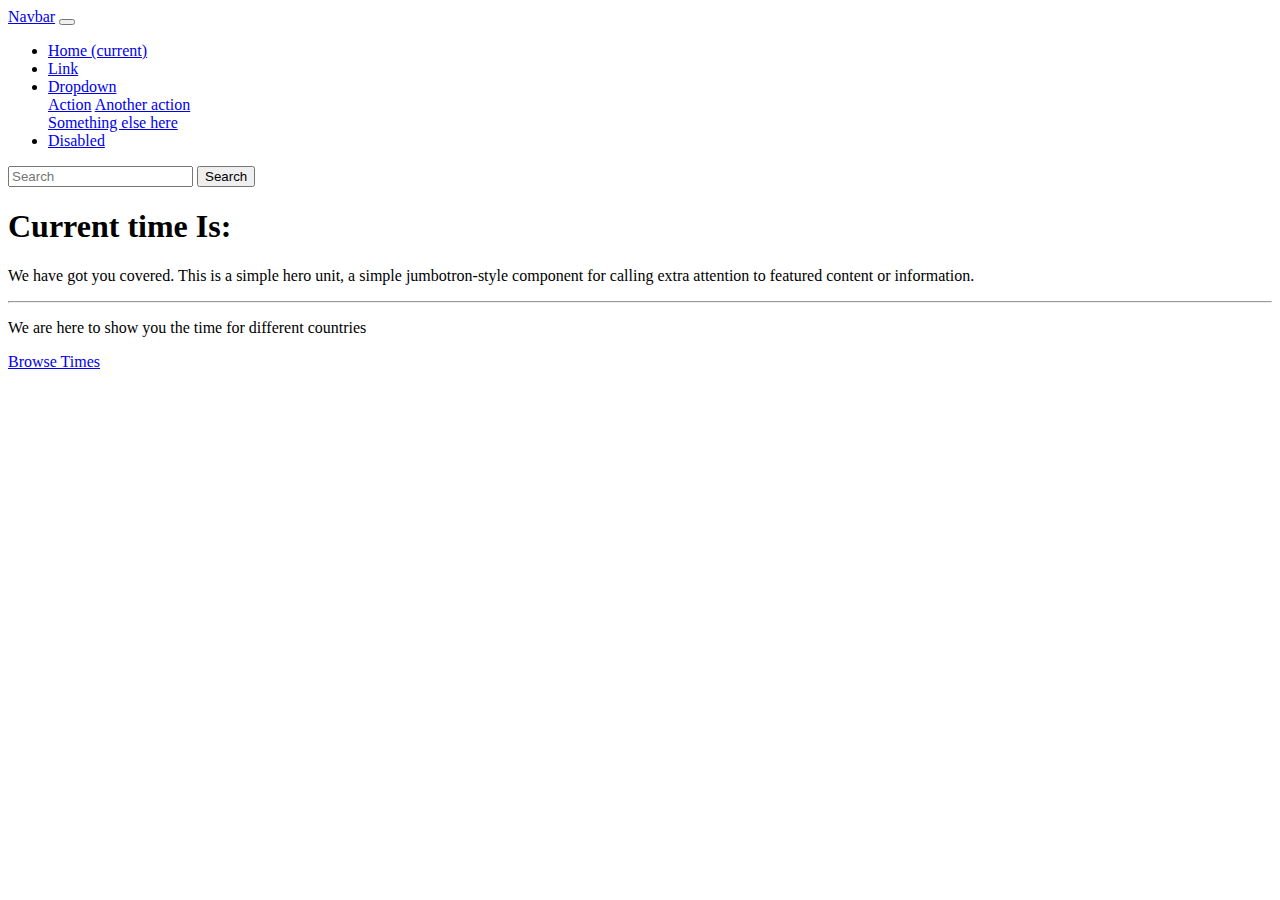
<file: javascript/project1.html>
<!doctype html>
<html lang="en">

<head>
    <!-- Required meta tags -->
    <meta charset="utf-8">
    <meta name="viewport" content="width=device-width, initial-scale=1, shrink-to-fit=no">

    <!-- Bootstrap CSS -->
    <link rel="stylesheet" href="https://stackpath.bootstrapcdn.com/bootstrap/4.5.0/css/bootstrap.min.css"
        integrity="sha384-9aIt2nRpC12Uk9gS9baDl411NQApFmC26EwAOH8WgZl5MYYxFfc+NcPb1dKGj7Sk" crossorigin="anonymous">

    <title>Hello, world!</title>
    <script>
        let a;
        let date;
        let time;
        const options = { weekday: 'long', year: 'numeric', month: 'long', day: 'numeric' };
        setInterval(() => {
            a = new Date(); 
            date = a.toLocaleDateString(undefined, options);
            time = a.getHours() + ':' + a.getMinutes() + ':' + a.getSeconds();
            document.getElementById('time').innerHTML = time + "<br>on " + date;
        }, 1000);
    </script>
</head>

<body>
    <nav class="navbar navbar-expand-lg navbar-light bg-light">
        <a class="navbar-brand" href="#">Navbar</a>
        <button class="navbar-toggler" type="button" data-toggle="collapse" data-target="#navbarSupportedContent"
            aria-controls="navbarSupportedContent" aria-expanded="false" aria-label="Toggle navigation">
            <span class="navbar-toggler-icon"></span>
        </button>

        <div class="collapse navbar-collapse" id="navbarSupportedContent">
            <ul class="navbar-nav mr-auto">
                <li class="nav-item active">
                    <a class="nav-link" href="#">Home <span class="sr-only">(current)</span></a>
                </li>
                <li class="nav-item">
                    <a class="nav-link" href="#">Link</a>
                </li>
                <li class="nav-item dropdown">
                    <a class="nav-link dropdown-toggle" href="#" id="navbarDropdown" role="button"
                        data-toggle="dropdown" aria-haspopup="true" aria-expanded="false">
                        Dropdown
                    </a>
                    <div class="dropdown-menu" aria-labelledby="navbarDropdown">
                        <a class="dropdown-item" href="#">Action</a>
                        <a class="dropdown-item" href="#">Another action</a>
                        <div class="dropdown-divider"></div>
                        <a class="dropdown-item" href="#">Something else here</a>
                    </div>
                </li>
                <li class="nav-item">
                    <a class="nav-link disabled" href="#" tabindex="-1" aria-disabled="true">Disabled</a>
                </li>
            </ul>
            <form class="form-inline my-2 my-lg-0">
                <input class="form-control mr-sm-2" type="search" placeholder="Search" aria-label="Search">
                <button class="btn btn-outline-success my-2 my-sm-0" type="submit">Search</button>
            </form>
        </div>
    </nav>



    <div class="container my-4">
        <div class="jumbotron">
            <h1 class="display-4">Current time Is: <span id="time"></span></h1>
            <p class="lead">We have got you covered. This is a simple hero unit, a simple jumbotron-style component for
                calling extra attention to featured content or information.</p>
            <hr class="my-4">
            <p>We are here to show you the time for different countries</p>
            <a class="btn btn-primary btn-lg" href="#" role="button">Browse Times</a>
        </div>
    </div>

    <!-- Optional JavaScript -->
    <!-- jQuery first, then Popper.js, then Bootstrap JS -->
    <script src="https://code.jquery.com/jquery-3.5.1.slim.min.js"
        integrity="sha384-DfXdz2htPH0lsSSs5nCTpuj/zy4C+OGpamoFVy38MVBnE+IbbVYUew+OrCXaRkfj"
        crossorigin="anonymous"></script>
    <script src="https://cdn.jsdelivr.net/npm/popper.js@1.16.0/dist/umd/popper.min.js"
        integrity="sha384-Q6E9RHvbIyZFJoft+2mJbHaEWldlvI9IOYy5n3zV9zzTtmI3UksdQRVvoxMfooAo"
        crossorigin="anonymous"></script>
    <script src="https://stackpath.bootstrapcdn.com/bootstrap/4.5.0/js/bootstrap.min.js"
        integrity="sha384-OgVRvuATP1z7JjHLkuOU7Xw704+h835Lr+6QL9UvYjZE3Ipu6Tp75j7Bh/kR0JKI"
        crossorigin="anonymous"></script>
</body>

</html>
</file>
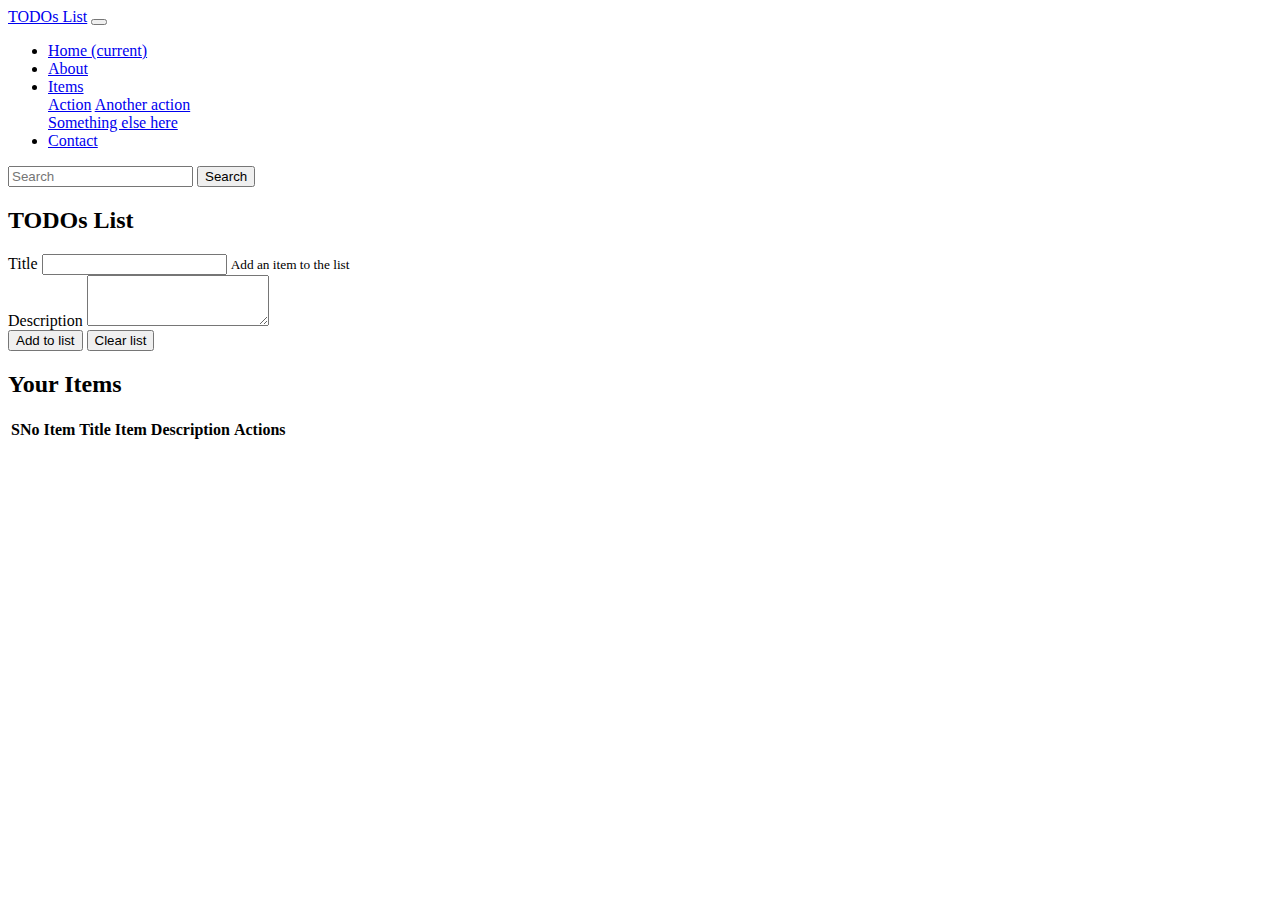
<file: javascript/project2.html>
<!doctype html>
<html lang="en">

<head>
    <!-- Required meta tags -->
    <meta charset="utf-8">
    <meta name="viewport" content="width=device-width, initial-scale=1, shrink-to-fit=no">

    <!-- Bootstrap CSS -->
    <link rel="stylesheet" href="https://stackpath.bootstrapcdn.com/bootstrap/4.5.0/css/bootstrap.min.css"
        integrity="sha384-9aIt2nRpC12Uk9gS9baDl411NQApFmC26EwAOH8WgZl5MYYxFfc+NcPb1dKGj7Sk" crossorigin="anonymous">

    <title>TODOs List</title>
</head>

<body>
    <nav class="navbar navbar-expand-lg navbar-dark bg-dark">
        <a class="navbar-brand" href="#">TODOs List</a>
        <button class="navbar-toggler" type="button" data-toggle="collapse" data-target="#navbarSupportedContent"
            aria-controls="navbarSupportedContent" aria-expanded="false" aria-label="Toggle navigation">
            <span class="navbar-toggler-icon"></span>
        </button>

        <div class="collapse navbar-collapse" id="navbarSupportedContent">
            <ul class="navbar-nav mr-auto">
                <li class="nav-item active">
                    <a class="nav-link" href="#">Home <span class="sr-only">(current)</span></a>
                </li>
                <li class="nav-item">
                    <a class="nav-link" href="#">About</a>
                </li>
                <li class="nav-item dropdown">
                    <a class="nav-link dropdown-toggle" href="#" id="navbarDropdown" role="button"
                        data-toggle="dropdown" aria-haspopup="true" aria-expanded="false">
                        Items
                    </a>
                    <div class="dropdown-menu" aria-labelledby="navbarDropdown">
                        <a class="dropdown-item" href="#">Action</a>
                        <a class="dropdown-item" href="#">Another action</a>
                        <div class="dropdown-divider"></div>
                        <a class="dropdown-item" href="#">Something else here</a>
                    </div>
                </li>
                <li class="nav-item">
                    <a class="nav-link" href="#" tabindex="-1" aria-disabled="true">Contact</a>
                </li>
            </ul>
            <form class="form-inline my-2 my-lg-0">
                <input class="form-control mr-sm-2" type="search" placeholder="Search" aria-label="Search">
                <button class="btn btn-outline-success my-2 my-sm-0" type="submit">Search</button>
            </form>
        </div>
    </nav>

    <div class="container my-4">
        <h2 class="text-center">TODOs List</h2>
         
            <div class="form-group">
                <label for="title">Title</label>
                <input type="text" class="form-control" id="title" aria-describedby="emailHelp">
                <small id="emailHelp" class="form-text text-muted">Add an item to the list</small>
            </div>

            <div class="form-group">
                <label for="description">Description</label>
                <textarea class="form-control" id="description" rows="3"></textarea>
            </div>
            

            <button   id="add" class="btn btn-primary">Add to list</button>
            <button  id="clear" class="btn btn-primary" onclick="clearStorage()">Clear list</button>
         

        <div id="items" class="my-4">
            <h2>Your Items</h2>
            <table class="table">
                <thead>
                  <tr>
                    <th scope="col">SNo</th>
                    <th scope="col">Item Title</th>
                    <th scope="col">Item Description</th> 
                    <th scope="col">Actions</th> 
                  </tr>
                </thead>
                <tbody id="tableBody">
                  <tr>
                    <th scope="row">1</th>
                    <td>Get some Coffee</td>
                    <td>You need coffee as you are a coder</td> 
                    <td><button class="btn btn-sm btn-primary">Delete</button></td> 
                  </tr>
                  
                </tbody>
              </table>
        </div>
    </div>

    <!-- Optional JavaScript -->
    <!-- jQuery first, then Popper.js, then Bootstrap JS -->
    <script src="https://code.jquery.com/jquery-3.5.1.slim.min.js"
        integrity="sha384-DfXdz2htPH0lsSSs5nCTpuj/zy4C+OGpamoFVy38MVBnE+IbbVYUew+OrCXaRkfj"
        crossorigin="anonymous"></script>
    <script src="https://cdn.jsdelivr.net/npm/popper.js@1.16.0/dist/umd/popper.min.js"
        integrity="sha384-Q6E9RHvbIyZFJoft+2mJbHaEWldlvI9IOYy5n3zV9zzTtmI3UksdQRVvoxMfooAo"
        crossorigin="anonymous"></script>
    <script src="https://stackpath.bootstrapcdn.com/bootstrap/4.5.0/js/bootstrap.min.js"
        integrity="sha384-OgVRvuATP1z7JjHLkuOU7Xw704+h835Lr+6QL9UvYjZE3Ipu6Tp75j7Bh/kR0JKI"
        crossorigin="anonymous"></script>
        <script>
            function getAndUpdate(){
                console.log("Updating List...");
                tit = document.getElementById('title').value;
                desc = document.getElementById('description').value;
                if (localStorage.getItem('itemsJson')==null){
                    itemJsonArray = [];
                    itemJsonArray.push([tit, desc]);
                    localStorage.setItem('itemsJson', JSON.stringify(itemJsonArray))
                }
                else{
                    itemJsonArrayStr = localStorage.getItem('itemsJson')
                    itemJsonArray = JSON.parse(itemJsonArrayStr);
                    itemJsonArray.push([tit, desc]);
                    localStorage.setItem('itemsJson', JSON.stringify(itemJsonArray))
                }
                update();
            }

            function update(){
                if (localStorage.getItem('itemsJson')==null){
                    itemJsonArray = []; 
                    localStorage.setItem('itemsJson', JSON.stringify(itemJsonArray))
                } 
                else{
                    itemJsonArrayStr = localStorage.getItem('itemsJson')
                    itemJsonArray = JSON.parse(itemJsonArrayStr); 
                }
                // Populate the table
                let tableBody = document.getElementById("tableBody");
                let str = "";
                itemJsonArray.forEach((element, index) => {
                    str += `
                    <tr>
                    <th scope="row">${index + 1}</th>
                    <td>${element[0]}</td>
                    <td>${element[1]}</td> 
                    <td><button class="btn btn-sm btn-primary" onclick="deleted(${index})">Delete</button></td> 
                    </tr>`; 
                });
                tableBody.innerHTML = str;
            }
            add = document.getElementById("add");
            add.addEventListener("click", getAndUpdate);
            update();
            function deleted(itemIndex){
                console.log("Delete", itemIndex);
                itemJsonArrayStr = localStorage.getItem('itemsJson')
                itemJsonArray = JSON.parse(itemJsonArrayStr);
                // Delete itemIndex element from the array
                itemJsonArray.splice(itemIndex, 1);
                localStorage.setItem('itemsJson', JSON.stringify(itemJsonArray));
                update();

            }
            function clearStorage(){
                if (confirm("Do you areally want to clear?")){
                console.log('Clearing the storage')
                localStorage.clear();
                update()
                }
            }
        </script>
</body>

</html>
</file>
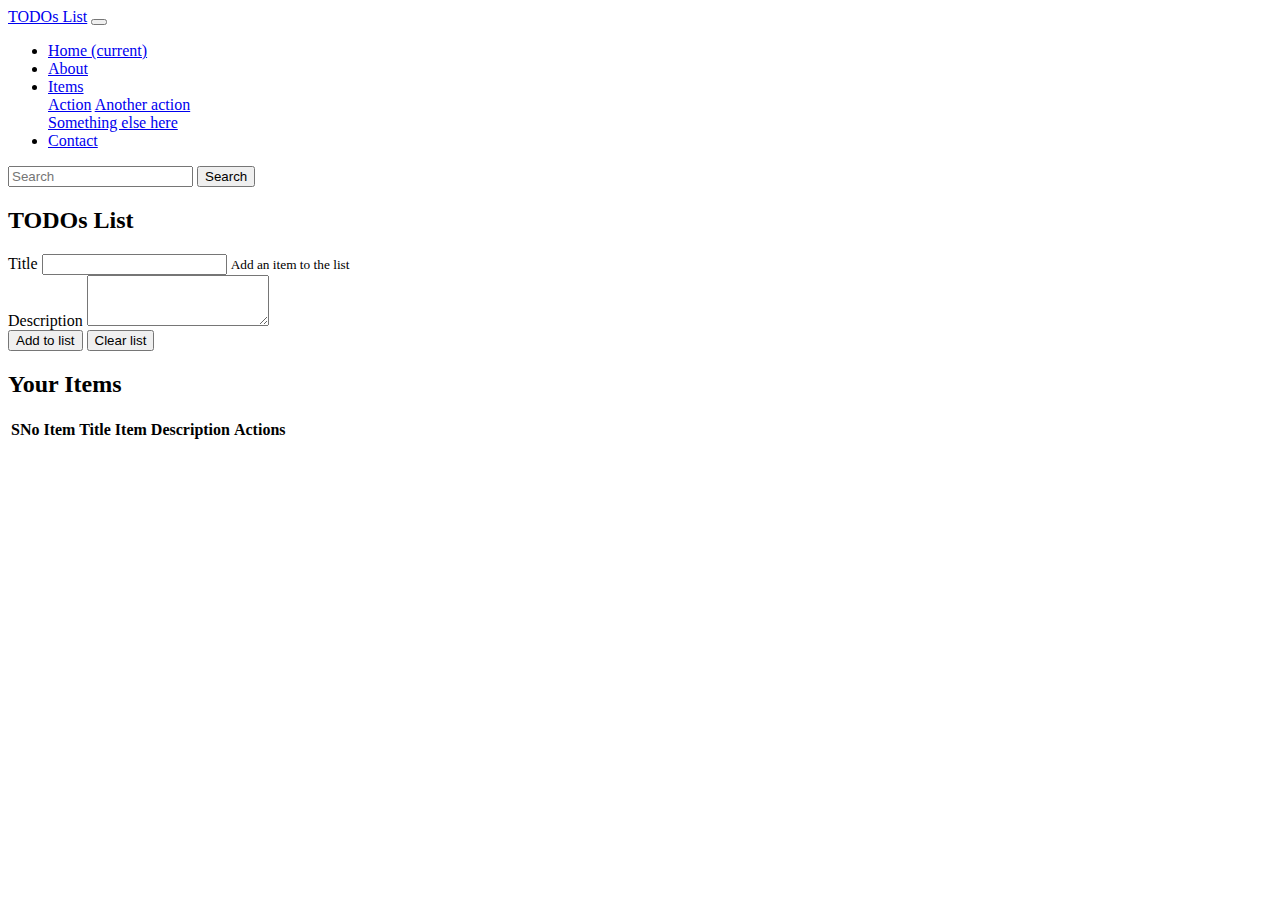
<file: javascript/test2.html>
<!doctype html>
<html lang="en">

<head>
    <!-- Required meta tags -->
    <meta charset="utf-8">
    <meta name="viewport" content="width=device-width, initial-scale=1, shrink-to-fit=no">

    <!-- Bootstrap CSS -->
    <link rel="stylesheet" href="https://stackpath.bootstrapcdn.com/bootstrap/4.5.0/css/bootstrap.min.css"
        integrity="sha384-9aIt2nRpC12Uk9gS9baDl411NQApFmC26EwAOH8WgZl5MYYxFfc+NcPb1dKGj7Sk" crossorigin="anonymous">
        <style>
            img {
            opacity: 0.5;
            }
            body {
                background-image: url('https://img.freepik.com/free-vector/network-mesh-wire-digital-technology-background_1017-27428.jpg?w=1060&t=st=1685035875~exp=1685036475~hmac=bd380f239ec60079ce2a612c980f0d78609c19ffd8966b38d2262e605b46e279.jpg');
                background-size: cover;
                background-repeat: no-repeat;
        


            }
        </style>
    

    <title>TODOs List</title>
</head>

<body>
    <nav class="navbar navbar-expand-lg navbar-dark bg-dark">
        <a class="navbar-brand" href="#">TODOs List</a>
        <button class="navbar-toggler" type="button" data-toggle="collapse" data-target="#navbarSupportedContent"
            aria-controls="navbarSupportedContent" aria-expanded="false" aria-label="Toggle navigation">
            <span class="navbar-toggler-icon"></span>
        </button>

        <div class="collapse navbar-collapse" id="navbarSupportedContent">
            <ul class="navbar-nav mr-auto">
                <li class="nav-item active">
                    <a class="nav-link" href="#">Home <span class="sr-only">(current)</span></a>
                </li>
                <li class="nav-item">
                    <a class="nav-link" href="#">About</a>
                </li>
                <li class="nav-item dropdown">
                    <a class="nav-link dropdown-toggle" href="#" id="navbarDropdown" role="button"
                        data-toggle="dropdown" aria-haspopup="true" aria-expanded="false">
                        Items
                    </a>
                    <div class="dropdown-menu" aria-labelledby="navbarDropdown">
                        <a class="dropdown-item" href="#">Action</a>
                        <a class="dropdown-item" href="#">Another action</a>
                        <div class="dropdown-divider"></div>
                        <a class="dropdown-item" href="#">Something else here</a>
                    </div>
                </li>
                <li class="nav-item">
                    <a class="nav-link" href="#" tabindex="-1" aria-disabled="true">Contact</a>
                </li>
            </ul>
            <form class="form-inline my-2 my-lg-0">
                <input class="form-control mr-sm-2" type="search" placeholder="Search" aria-label="Search">
                <button class="btn btn-outline-success my-2 my-sm-0" type="submit">Search</button>
            </form>
        </div>
    </nav>

    <div class="container my-4">
        <h2 class="text-center">TODOs List</h2>
        <form action="database.php" method="post">
            <div class="form-group">
                <label for="title">Title</label>
                <input type="text" class="form-control" id="Title" Title="Title" aria-describedby="emailHelp">
                <small id="emailHelp" class="form-text text-muted">Add an item to the list</small>
            </div>

            <div class="form-group">
                <label for="description">Description</label>
                <textarea class="form-control" id="Description" Description="Description" rows="3"></textarea>
            </div>
            

            <button   id="add" class="btn btn-primary">Add to list</button>
            <button  id="clear" class="btn btn-primary" onclick="clearStorage()">Clear list</button>
         

        <div id="items" class="my-4">
            <h2>Your Items</h2>
            <table class="table">
                <thead>
                  <tr>
                    <th scope="col">SNo</th>
                    <th scope="col">Item Title</th>
                    <th scope="col">Item Description</th> 
                    <th scope="col">Actions</th> 
                  </tr>
                </thead>
                <tbody id="tableBody">
                  <tr>
                    <th scope="row">1</th>
                    <td>Get some Coffee</td>
                    <td>You need coffee as you are a coder</td> 
                    <td><button class="btn btn-sm btn-primary">Delete</button></td> 
                  </tr>
                  
                </tbody>
              </table>
            </form>
        </div>
    </div>

    <!-- Optional JavaScript -->
    <!-- jQuery first, then Popper.js, then Bootstrap JS -->
    <script src="https://code.jquery.com/jquery-3.5.1.slim.min.js"
        integrity="sha384-DfXdz2htPH0lsSSs5nCTpuj/zy4C+OGpamoFVy38MVBnE+IbbVYUew+OrCXaRkfj"
        crossorigin="anonymous"></script>
    <script src="https://cdn.jsdelivr.net/npm/popper.js@1.16.0/dist/umd/popper.min.js"
        integrity="sha384-Q6E9RHvbIyZFJoft+2mJbHaEWldlvI9IOYy5n3zV9zzTtmI3UksdQRVvoxMfooAo"
        crossorigin="anonymous"></script>
    <script src="https://stackpath.bootstrapcdn.com/bootstrap/4.5.0/js/bootstrap.min.js"
        integrity="sha384-OgVRvuATP1z7JjHLkuOU7Xw704+h835Lr+6QL9UvYjZE3Ipu6Tp75j7Bh/kR0JKI"
        crossorigin="anonymous"></script>
        <script>
            function getAndUpdate(){
                console.log("Updating List...");
                tit = document.getElementById('title').value;
                desc = document.getElementById('description').value;
                if (localStorage.getItem('itemsJson')==null){
                    itemJsonArray = [];
                    itemJsonArray.push([tit, desc]);
                    localStorage.setItem('itemsJson', JSON.stringify(itemJsonArray))
                }
                else{
                    itemJsonArrayStr = localStorage.getItem('itemsJson')
                    itemJsonArray = JSON.parse(itemJsonArrayStr);
                    itemJsonArray.push([tit, desc]);
                    localStorage.setItem('itemsJson', JSON.stringify(itemJsonArray))
                }
                update();
            }

            function update(){
                if (localStorage.getItem('itemsJson')==null){
                    itemJsonArray = []; 
                    localStorage.setItem('itemsJson', JSON.stringify(itemJsonArray))
                } 
                else{
                    itemJsonArrayStr = localStorage.getItem('itemsJson')
                    itemJsonArray = JSON.parse(itemJsonArrayStr); 
                }
                // Populate the table
                let tableBody = document.getElementById("tableBody");
                let str = "";
                itemJsonArray.forEach((element, index) => {
                    str += `
                    <tr>
                    <th scope="row">${index + 1}</th>
                    <td>${element[0]}</td>
                    <td>${element[1]}</td> 
                    <td><button class="btn btn-sm btn-primary" onclick="deleted(${index})">Delete</button></td> 
                    </tr>`; 
                });
                tableBody.innerHTML = str;
            }
            add = document.getElementById("add");
            add.addEventListener("click", getAndUpdate);
            update();
            function deleted(itemIndex){
                console.log("Delete", itemIndex);
                itemJsonArrayStr = localStorage.getItem('itemsJson')
                itemJsonArray = JSON.parse(itemJsonArrayStr);
                // Delete itemIndex element from the array
                itemJsonArray.splice(itemIndex, 1);
                localStorage.setItem('itemsJson', JSON.stringify(itemJsonArray));
                update();

            }
            function clearStorage(){
                if (confirm("Do you areally want to clear?")){
                console.log('Clearing the storage')
                localStorage.clear();
                update()
                }
            }
        </script>
</body>

</html>
</file>
<file: PROTFOLIO WEBSITE/styles.css>
@import url('https://fonts.googleapis.com/css2?family=Cantarell:ital@1&display=swap');


*{
    margin: 0;
    padding: 0;
}

.sidebar{
    background-color: red;
    width: 10vw;
    font-family: 'Cantarell', sans-serif;
    height: 100vh;
}

.sidebar nav{
    padding: 45px;
}

.sidebar nav li{
    list-style: noon;
    font-size: 30px;
    padding: 33px 0;
}
.main{
    background-color:yellow;
    width:90vw;
}

.container{
    display: flex;   
}

.infocontainer{
    background-color: rgb(202, 9, 128);
    height: 45vh;
    width: 80vw;
    margin: 144px auto;
}
</file>
<file: GP/assets/css/-Login-form-Page-BS4--Login-form-Page-BS4.css>
.mh-100vh {
  min-height: 100vh;
}

#login-block {
  -webkit-box-shadow: 0px 0px 45px 0px rgba(0,0,0,0.4);
  -moz-box-shadow: 0px 0px 45px 0px rgba(0,0,0,0.4);
  box-shadow: 0px 0px 45px 0px rgba(0,0,0,0.4);
  z-index: 2;
}

@media (max-width: 991.98px) {
  #login-block {
    opacity: .95;
  }
}

@media (max-width: 991.98px) {
  #bg-block {
    position: fixed;
    top: 0;
    left: 0;
    bottom: 0;
    right: 0;
  }
}

@media (min-width: 992px) {
  .w-lg-75 {
    width: 75%;
  }
}

@media (min-width: 992px) {
  .rounded-lg-0 {
    border-radius: 0 !important;
  }
}

@media (min-width: 1200px) {
  .w-xl-50 {
    width: 50%;
  }
}
</file>
<file: GP/assets/css/btmbar.css>
.nav-link:hover {
  color: #4daade;
  background: #4daade;
}

.nav-link:focus {
  color: #ffffff;
  background: #4daade;
}

*, *:before, *:after {
  -webkit-box-sizing: border-box;
  -moz-box-sizing: border-box;
  box-sizing: border-box;
}

#navbar {
  overflow-y: auto;
}
</file>
<file: GP/assets/css/Features-Image-icons.css>
.bs-icon {
  --bs-icon-size: .75rem;
  display: flex;
  flex-shrink: 0;
  justify-content: center;
  align-items: center;
  font-size: var(--bs-icon-size);
  width: calc(var(--bs-icon-size) * 2);
  height: calc(var(--bs-icon-size) * 2);
  color: var(--bs-primary);
}

.bs-icon-xs {
  --bs-icon-size: 1rem;
  width: calc(var(--bs-icon-size) * 1.5);
  height: calc(var(--bs-icon-size) * 1.5);
}

.bs-icon-sm {
  --bs-icon-size: 1rem;
}

.bs-icon-md {
  --bs-icon-size: 1.5rem;
}

.bs-icon-lg {
  --bs-icon-size: 2rem;
}

.bs-icon-xl {
  --bs-icon-size: 2.5rem;
}

.bs-icon.bs-icon-primary {
  color: var(--bs-white);
  background: var(--bs-primary);
}

.bs-icon.bs-icon-primary-light {
  color: var(--bs-primary);
  background: rgba(var(--bs-primary-rgb), .2);
}

.bs-icon.bs-icon-semi-white {
  color: var(--bs-primary);
  background: rgba(255, 255, 255, .5);
}

.bs-icon.bs-icon-rounded {
  border-radius: .5rem;
}

.bs-icon.bs-icon-circle {
  border-radius: 50%;
}
</file>
<file: GP/assets/css/Features-Image-images.css>
.fit-cover {
  object-fit: cover;
}
</file>
<file: GP/assets/css/Login-Page-B5.css>
.form-control {
  display: block;
  width: 100%;
  padding: 0.5rem 0;
  font-size: 0.875rem;
  font-weight: 400;
  line-height: 1.5rem;
  color: #495057;
  background-color: transparent;
  background-clip: padding-box;
  border: 1px solid #d2d6da;
  appearance: none;
  border-radius: 0.375rem;
  transition: 0.2s ease;
}

.card .card-header {
  padding: 1.5rem;
}

.btn-primary, .btn.bg-gradient-primary {
  color: #fff;
}

.input-group-text {
  display: flex;
  align-items: center;
  padding: 0.5rem 0;
  font-size: 0.875rem;
  font-weight: 400;
  line-height: 1.5rem;
  color: #344767;
  text-align: center;
  white-space: nowrap;
  background-color: transparent;
  border: 1px solid #d2d6da;
  border-radius: 0.375rem;
}

.opacity-6 {
  opacity: 0.6 !important;
}

.card {
  --bs-card-spacer-y: 1rem;
  --bs-card-spacer-x: 1rem;
  --bs-card-title-spacer-y: 0.5rem;
  --bs-card-border-width: 0;
  --bs-card-border-color: rgba(0, 0, 0, 0.125);
  --bs-card-border-radius: 0.75rem;
  --bs-card-box-shadow: 0 4px 6px -1px rgba(0, 0, 0, 0.1), 0 2px 4px -1px rgba(0, 0, 0, 0.06);
  --bs-card-inner-border-radius: 0.75rem;
  --bs-card-cap-padding-y: 0.5rem;
  --bs-card-cap-padding-x: 1rem;
  --bs-card-cap-bg: #fff;
  --bs-card-bg: #fff;
  --bs-card-img-overlay-padding: 1rem;
  --bs-card-group-margin: 0.75rem;
  position: relative;
  display: flex;
  flex-direction: column;
  min-width: 0;
  height: var(--bs-card-height);
  word-wrap: break-word;
  background-color: var(--bs-card-bg);
  background-clip: border-box;
  border: var(--bs-card-border-width) solid var(--bs-card-border-color);
  border-radius: var(--bs-card-border-radius);
}

.btn {
  margin-bottom: 1rem;
  letter-spacing: 0;
  text-transform: uppercase;
  background-size: 150%;
  background-position-x: 25%;
  position: relative;
  overflow: hidden;
  -webkit-appearance: none;
}

.card .card-body {
  font-family: "Roboto", Helvetica, Arial, sans-serif;
  padding: 1.5rem;
}

.btn-primary:hover, .btn.bg-gradient-primary:hover {
  color: #fff;
}

.mt-n4 {
  margin-top: -1.5rem !important;
}

.input-group.input-group-outline .form-control {
  background: none;
  border: 1px solid #d2d6da;
  border-radius: 0.375rem;
  border-top-left-radius: 0.375rem !important;
  border-bottom-left-radius: 0.375rem !important;
  padding: 0.625rem 0.75rem !important;
  line-height: 1.3 !important;
}

.input-group, .input-group .input-group-text {
  transition: 0.2s ease;
  border: none;
}

.page-header {
  padding: 0;
  position: relative;
  overflow: hidden;
  display: flex;
  align-items: center;
  background-size: cover;
  background-position: 50%;
}

.input-group.input-group-outline .form-label {
  display: flex;
  line-height: 3.925 !important;
  top: -0.375rem;
  margin-bottom: 0;
}

.input-group.input-group-outline .form-label:after {
  content: "";
  flex-grow: 1;
  margin-left: 4px;
  border-right: solid 1px transparent;
  border-radius: 0 5px;
}

.input-group .input-group-text {
  position: absolute;
  padding: .75rem 0;
  right: 0;
  border-right: 0 !important;
}

.form-switch .form-check-input {
  position: relative;
  background-color: #ced4da;
  height: 0.9375rem;
  width: 1.875rem;
}

.input-group.input-group-outline .form-label:before, .input-group.input-group-outline .form-label:after {
  content: "";
  border-top: solid 1px;
  border-top-color: #d2d6da;
  pointer-events: none;
  margin-top: 0.375rem;
  box-sizing: border-box;
  display: block;
  height: 0.5rem;
  width: 0.625rem;
  border-width: 1px 0 0;
  border-color: transparent;
}

.form-switch .form-check-input:after {
  transition: transform 0.25s ease-in-out, background-color 0.25s ease-in-out;
  content: "";
  width: 1.25rem;
  height: 1.25rem;
  border-radius: 50%;
  border: 1px solid #ced4da;
  position: absolute;
  background-color: #fff;
  transform: translateX(1px);
  box-shadow: 0 4px 6px -1px rgba(0, 0, 0, 0.1), 0 2px 4px -1px rgba(0, 0, 0, 0.06);
  top: -2.5px;
  left: -5px;
}

.form-switch .form-check-input:checked:after {
  transform: translateX(21px);
  border-color: #42424a;
}

.form-switch .form-check-input:checked {
  border-color: #42424a;
  background-color: #42424a;
}

.form-switch .form-check-input:checked:active:after {
  box-shadow: 0 4px 6px -1px rgba(0, 0, 0, 0.1), 0 2px 4px -1px rgba(0, 0, 0, 0.06), 0 0 0 15px rgba(53, 71, 102, 0.1);
}

.form-switch .form-check-input:active:after {
  box-shadow: 0 4px 6px -1px rgba(0, 0, 0, 0.1), 0 2px 4px -1px rgba(0, 0, 0, 0.06), 0 0 0 15px rgba(0, 0, 0, 0.1);
}

html * {
  -webkit-font-smoothing: antialiased;
  -moz-osx-font-smoothing: grayscale;
}

.bg-gradient-dark {
  background-image: linear-gradient(195deg, #42424a 0%, #191919 100%);
}

.bg-gradient-primary {
  background-image: linear-gradient(195deg, #21d603 0%, #0b0205 100%);
}

.mask {
  position: absolute;
  background-size: cover;
  background-position: center center;
  top: 0;
  left: 0;
  width: 100%;
  height: 100%;
  opacity: 0.8;
}

.text-sm {
  font-size: 0.875rem !important;
}

p {
  line-height: 1.625;
  font-weight: 300;
}
</file>
<file: GP/assets/css/Profile-Card.css>
.profile-back {
  background-color: #9b1f1f;
  height: 150px;
  margin-bottom: -75px;
}

.profile-pic {
  width: 150px;
  height: 150px;
  margin-bottom: 10px;
}

.profile-card {
  text-align: center;
  margin-bottom: 15px;
  border: 1px solid #9b1f1f;
}

.profile-name {
  background-color: #9b1f1f;
  color: #fff;
  font-family: 'Actor', sans-serif;
  font-size: 16px;
  font-weight: bold;
  padding: 5px 0;
  border-radius: 100px;
  max-width: 300px;
  margin: 0 auto 10px auto;
}

.profile-card .social-list {
  list-style: none;
  padding: 0;
  margin-bottom: 20px;
}

.profile-card .social-list li {
  display: inline;
  margin: 0 5px;
  /*background-color: #9b1f1f;*/
  /*color: #fff;*/
  /*padding: 10px;*/
  /*border-radius: 100%;*/
}

.profile-bio {
  margin-bottom: 10px;
  padding: 10px;
}

.profile-card .social-list li i {
  background-color: #9b1f1f;
  color: #fff;
  padding: 10px 11px;
  border-radius: 100%;
}
</file>
<file: GP/assets/css/Table-With-Search-search-table.css>
.bill-header {
  font-size: 12px;
  text-align: center;
}

.form-control:focus {
  border-color: #25476a;
  outline: 0;
  -webkit-box-shadow: none;
  box-shadow: none;
}

#trs-hd {
  text-align: center;
}

.bill-header.cs {
  background-color: rgba(37,71,106,0.56);
  color: #fff;
}

.counter {
  padding: 8px;
  color: #ccc;
}

.results tr[visible='false'], .no-result {
  display: none;
}

.results tr[visible='false'], .no-result {
  display: none;
}

.counter {
  padding: 8px;
  color: #ccc;
}

.fa.fa-warning {
  font-size: 18px;
  color: #ff0000;
}

.warning.no-result {
  text-align: center;
}

.search.form-control {
  border-radius: 0px !important;
}

.search-table-col {
  margin-top: 100px;
}
</file>
<file: GP/assets/css/Table-With-Search.css>
.bill-header {
  font-size: 12px;
  text-align: center;
}

.form-control:focus {
  border-color: #25476a;
  outline: 0;
  -webkit-box-shadow: none;
  box-shadow: none;
}

#trs-hd {
  text-align: center;
}

.bill-header.cs {
  background-color: rgba(37,71,106,0.56);
  color: #fff;
}

.counter {
  padding: 8px;
  color: #ccc;
}

.results tr[visible='false'], .no-result {
  display: none;
}

.results tr[visible='false'], .no-result {
  display: none;
}

.counter {
  padding: 8px;
  color: #ccc;
}

.fa.fa-warning {
  font-size: 18px;
  color: #ff0000;
}

.warning.no-result {
  text-align: center;
}

.search.form-control {
  border-radius: 0px !important;
}

.search-table-col {
  margin-top: 100px;
}
</file>
<file: GP/assets/css/Team-with-rotating-cards.css>
.card-section-imagia {
  padding: 60px 0 30px;
  background: #f1f1f1;
}

.card-section-imagia > h1 {
  font-size: 48px;
  text-align: center;
  margin: 0 0 10px;
}

.card-section-imagia > h2 {
  font-size: 24px;
  text-align: center;
  margin: 0 0 60px;
  color: #aaaaaa;
  text-transform: uppercase;
}

.card-container-imagia {
  -webkit-perspective: 1500px;
  -moz-perspective: 1500px;
  -o-perspective: 1500px;
  perspective: 1500px;
  margin-bottom: 30px;
}

.card-container-imagia:hover .card-imagia {
  -webkit-transform: rotateY( 180deg );
  -moz-transform: rotateY( 180deg );
  -o-transform: rotateY( 180deg );
  transform: rotateY( 180deg );
}

.card-imagia {
  -webkit-transition: -webkit-transform .5s;
  -moz-transition: -moz-transform .5s;
  -o-transition: -o-transform .5s;
  transition: transform .5s;
  -webkit-transform-style: preserve-3d;
  -moz-transform-style: preserve-3d;
  -o-transform-style: preserve-3d;
  transform-style: preserve-3d;
  position: relative;
}

.front-imagia, .back-imagia {
  -webkit-backface-visibility: hidden;
  -moz-backface-visibility: hidden;
  -o-backface-visibility: hidden;
  backface-visibility: hidden;
  position: absolute;
  top: 0;
  left: 0;
  background-color: #FFF;
  box-shadow: 0 0 15px 0 rgba(0, 0, 0, 0.1);
  padding-bottom: 46px;
}

.front-imagia {
  z-index: 2;
}

.back-imagia {
  -webkit-transform: rotateY( 180deg );
  -moz-transform: rotateY( 180deg );
  -o-transform: rotateY( 180deg );
  transform: rotateY( 180deg );
  z-index: 3;
}

.card-container-imagia, .front-imagia, .back-imagia {
  width: 100%;
  height: 420px;
  border-radius: 4px;
}

.card-imagia .cover-imagia {
  height: 120px;
  overflow: hidden;
  border-radius: 4px 4px 0 0;
}

.card-imagia .cover-imagia img {
  width: 100%;
  height: auto;
}

.card-imagia .cover-imagia.cover-gradient {
  background: #ffffff;
  background-image: radial-gradient(circle at 50% 100% , #ADCACE 0%, #89BECE 33%, #34A1C8 66%, #036EAD 100%);
}

.card-imagia .user-imagia {
  border-radius: 50%;
  display: block;
  height: 130px;
  margin: -65px auto 0;
  overflow: hidden;
  width: 120px;
}

.card-imagia .user-imagia img {
  background: #FFFFFF;
  border: 5px solid #FFFFFF;
  width: 100%;
}

.card-imagia .content-imagia {
  background-color: rgba(0, 0, 0, 0);
  box-shadow: none;
  padding: 10px 20px 20px;
}

.content-back-imagia {
  display: flex;
  align-items: center;
  height: 100%;
}

.card-imagia .name-imagia {
  font-size: 22px;
  line-height: 26px;
  margin: 0;
  text-align: center;
  text-transform: capitalize;
}

.card-imagia .subtitle-imagia {
  color: #aaaaaa;
  text-align: center;
  margin-bottom: 15px;
}

.card-imagia .footer-imagia {
  width: 100%;
  color: #aaaaaa;
  padding: 10px 0;
  text-align: center;
  position: absolute;
  bottom: 0;
  border-top: 1px solid #eeeeee;
}

.card-imagia .footer-imagia .social-imagia a {
  margin: 0 7px;
  font-size: 18px;
}

@media screen and (-ms-high-contrast: active), (-ms-high-contrast: none) {
  .front-imagia, .back-imagia {
    -ms-backface-visibility: visible;
    backface-visibility: visible;
  }
}

@media screen and (-ms-high-contrast: active), (-ms-high-contrast: none) {
  .back-imagia {
    visibility: hidden;
    -ms-transition: all 0.2s cubic-bezier(.92,.01,.83,.67);
  }
}

@media screen and (-ms-high-contrast: active), (-ms-high-contrast: none) {
  .front-imagia {
    z-index: 4;
  }
}

@media screen and (-ms-high-contrast: active), (-ms-high-contrast: none) {
  .card-container-imagia:hover .back-imagia {
    z-index: 5;
    visibility: visible;
  }
}
</file>
<file: GP/assets/css/Animated-Type-Heading-BS5.css>
.cd-words-wrapper {
  display: inline-block;
  position: relative;
  text-align: left;
  font-size: 70px;
}

.cd-words-wrapper b {
  display: inline-block;
  position: absolute;
  white-space: nowrap;
  left: 0;
  top: 0;
}

.blc {
  font-size: 70px;
}

.cd-words-wrapper b.is-visible {
  position: relative;
}

.cd-headline.clip span {
  display: inline-block;
  padding: .2em 0;
}

.cd-headline.clip .cd-words-wrapper {
  overflow: hidden;
  vertical-align: top;
}

.cd-headline.clip b {
  opacity: 0;
}

.cd-headline b.is-visible {
  opacity: 1;
  font-weight: 900;
}
</file>
<file: GP/assets/css/Simple-Slider.css>
.simple-slider .swiper-slide {
  height: 500px;
  background-repeat: no-repeat;
  background-size: cover;
  background-position: center;
}

.simple-slider .swiper-button-next, .simple-slider .swiper-button-prev {
  width: 50px;
  margin-left: 20px;
  margin-right: 20px;
}

@media (max-width:767px) {
  .simple-slider .swiper-button-next, .simple-slider .swiper-button-prev {
    display: none;
  }
}

@media (max-width:767px) {
  .simple-slider .swiper-slide {
    height: 360px;
  }
}
</file>
